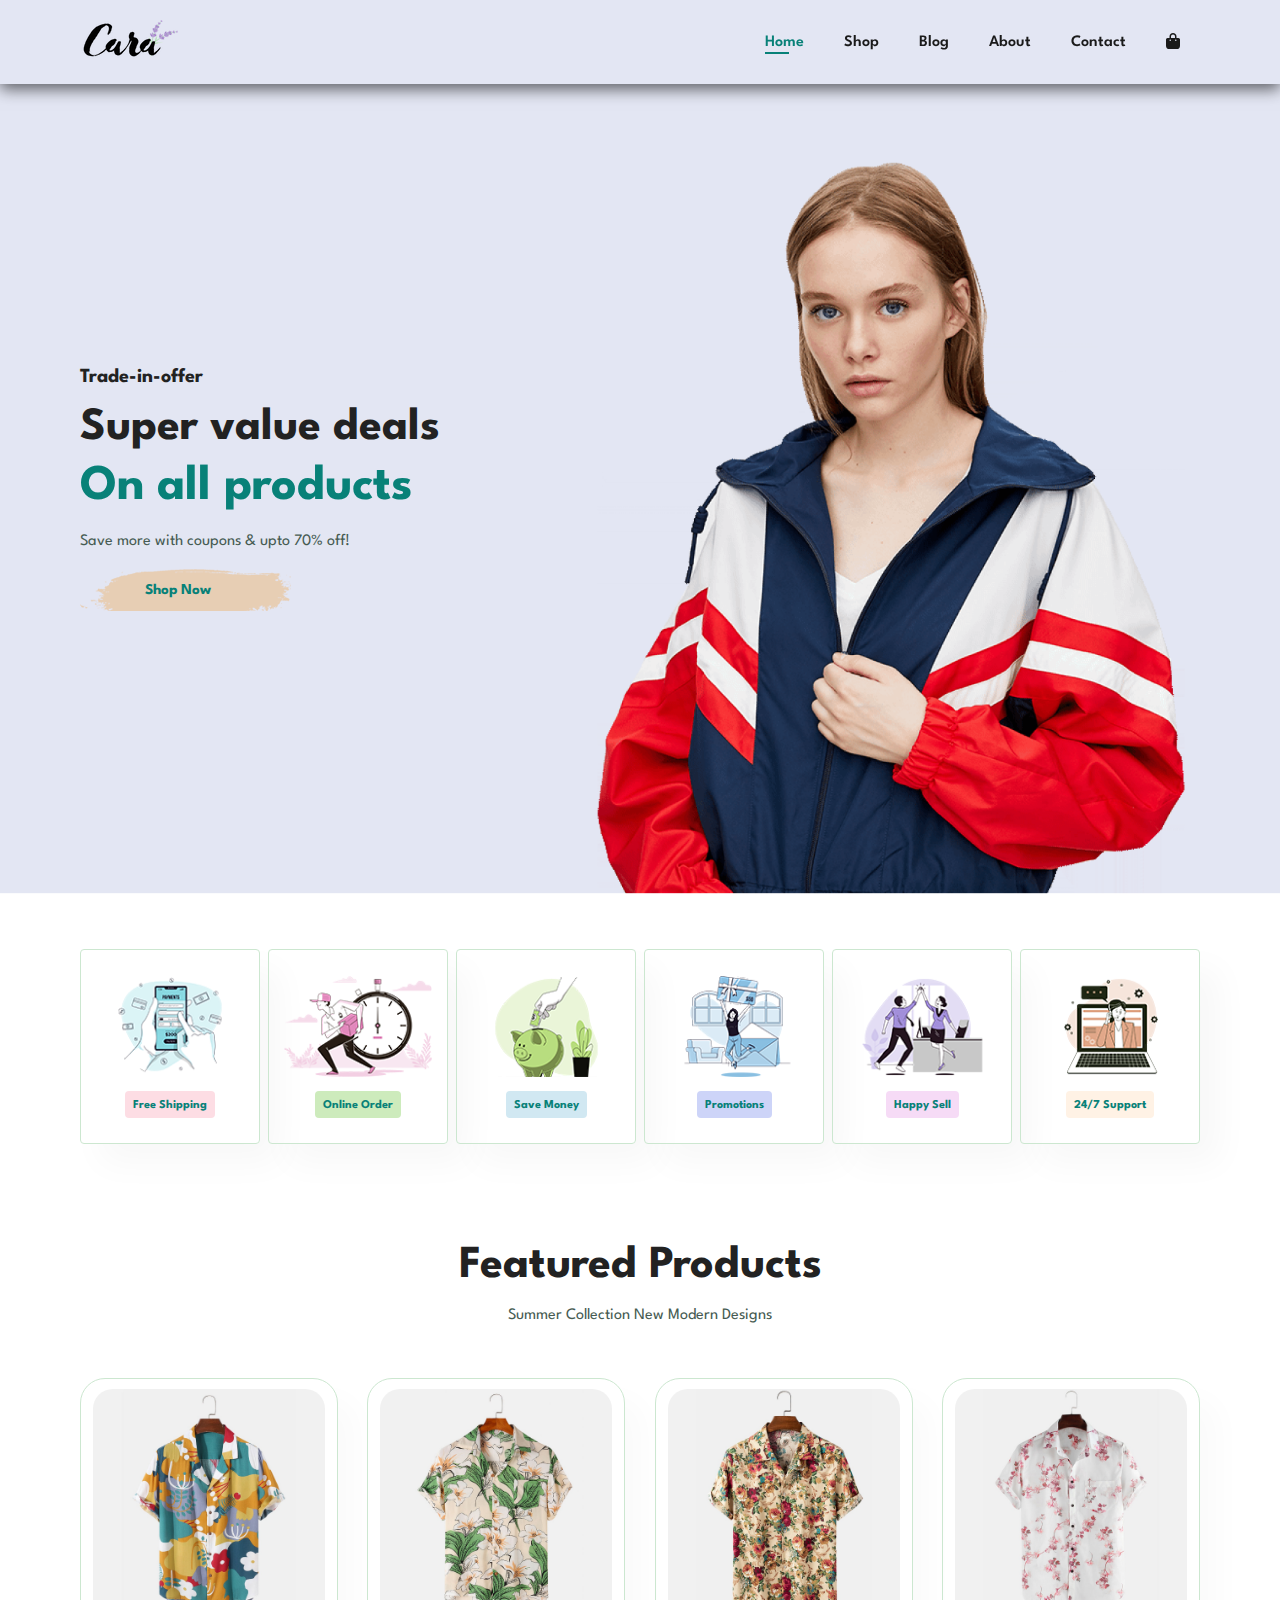
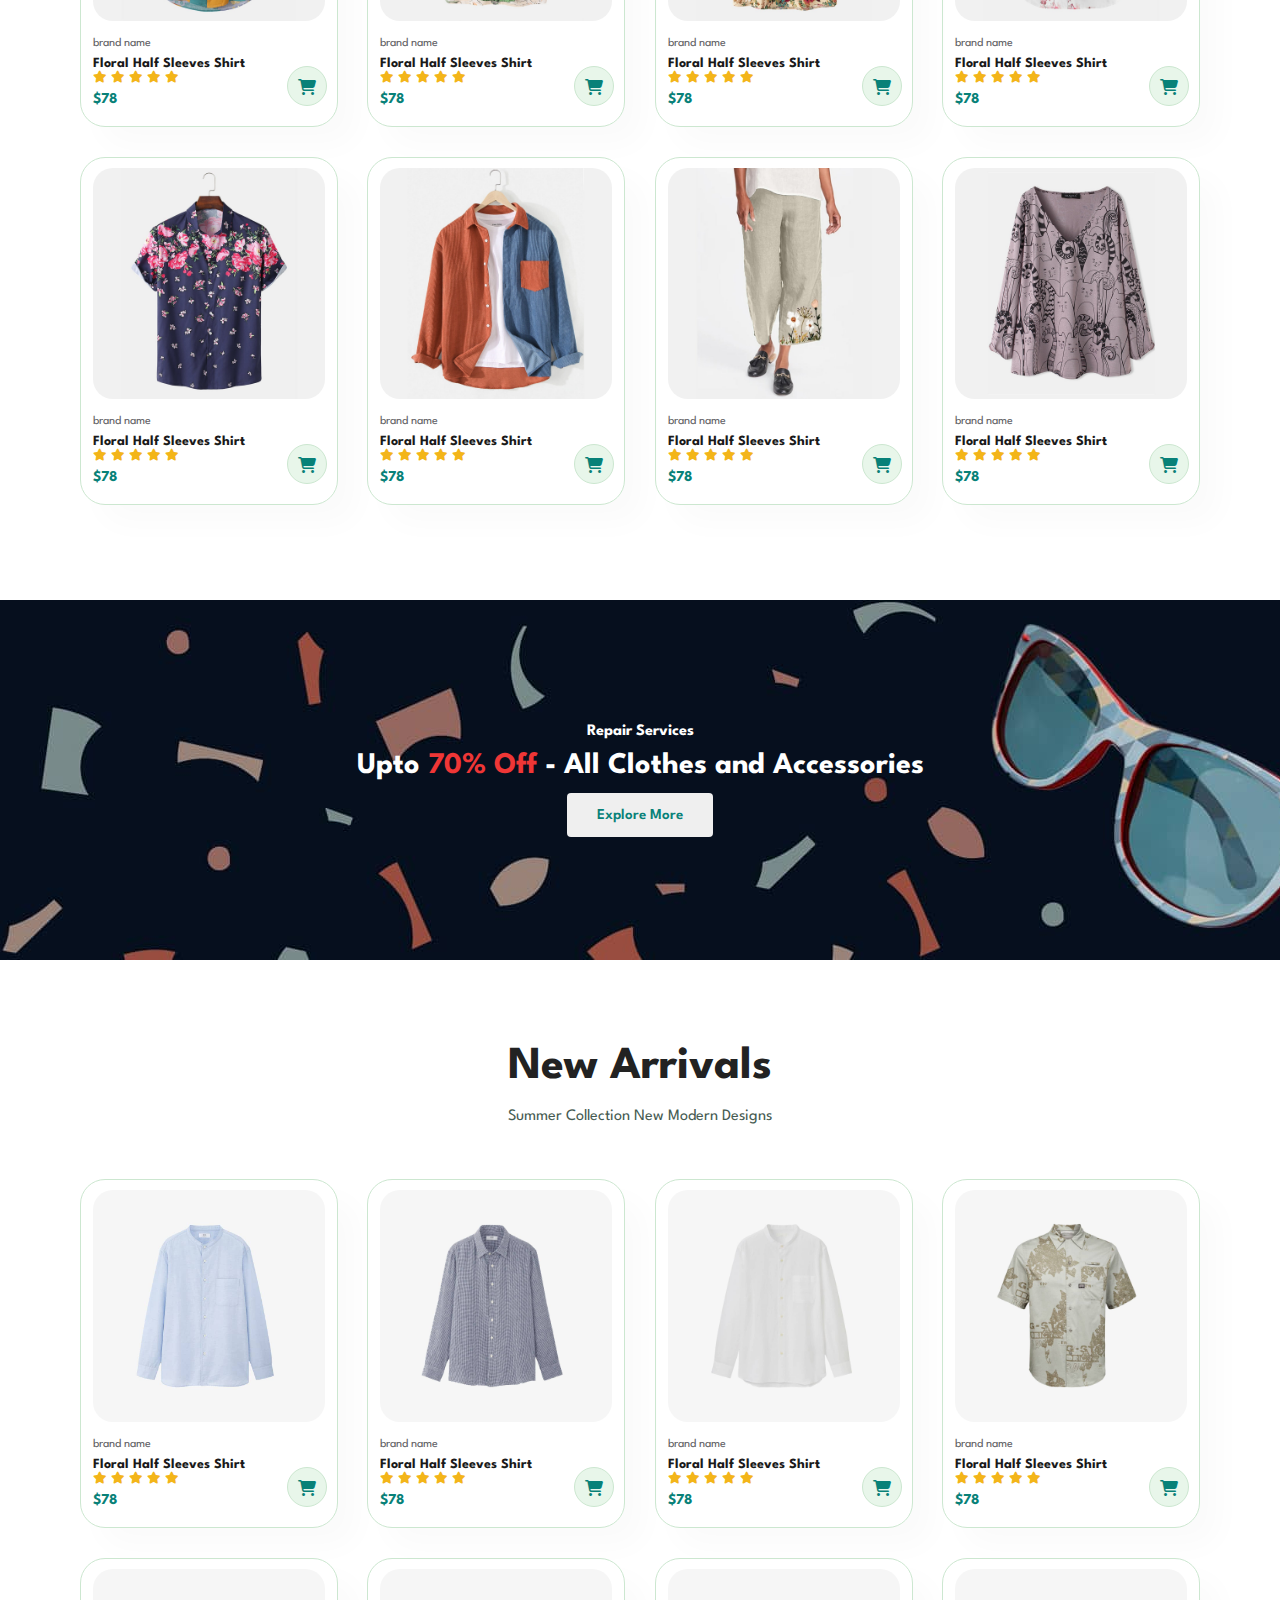
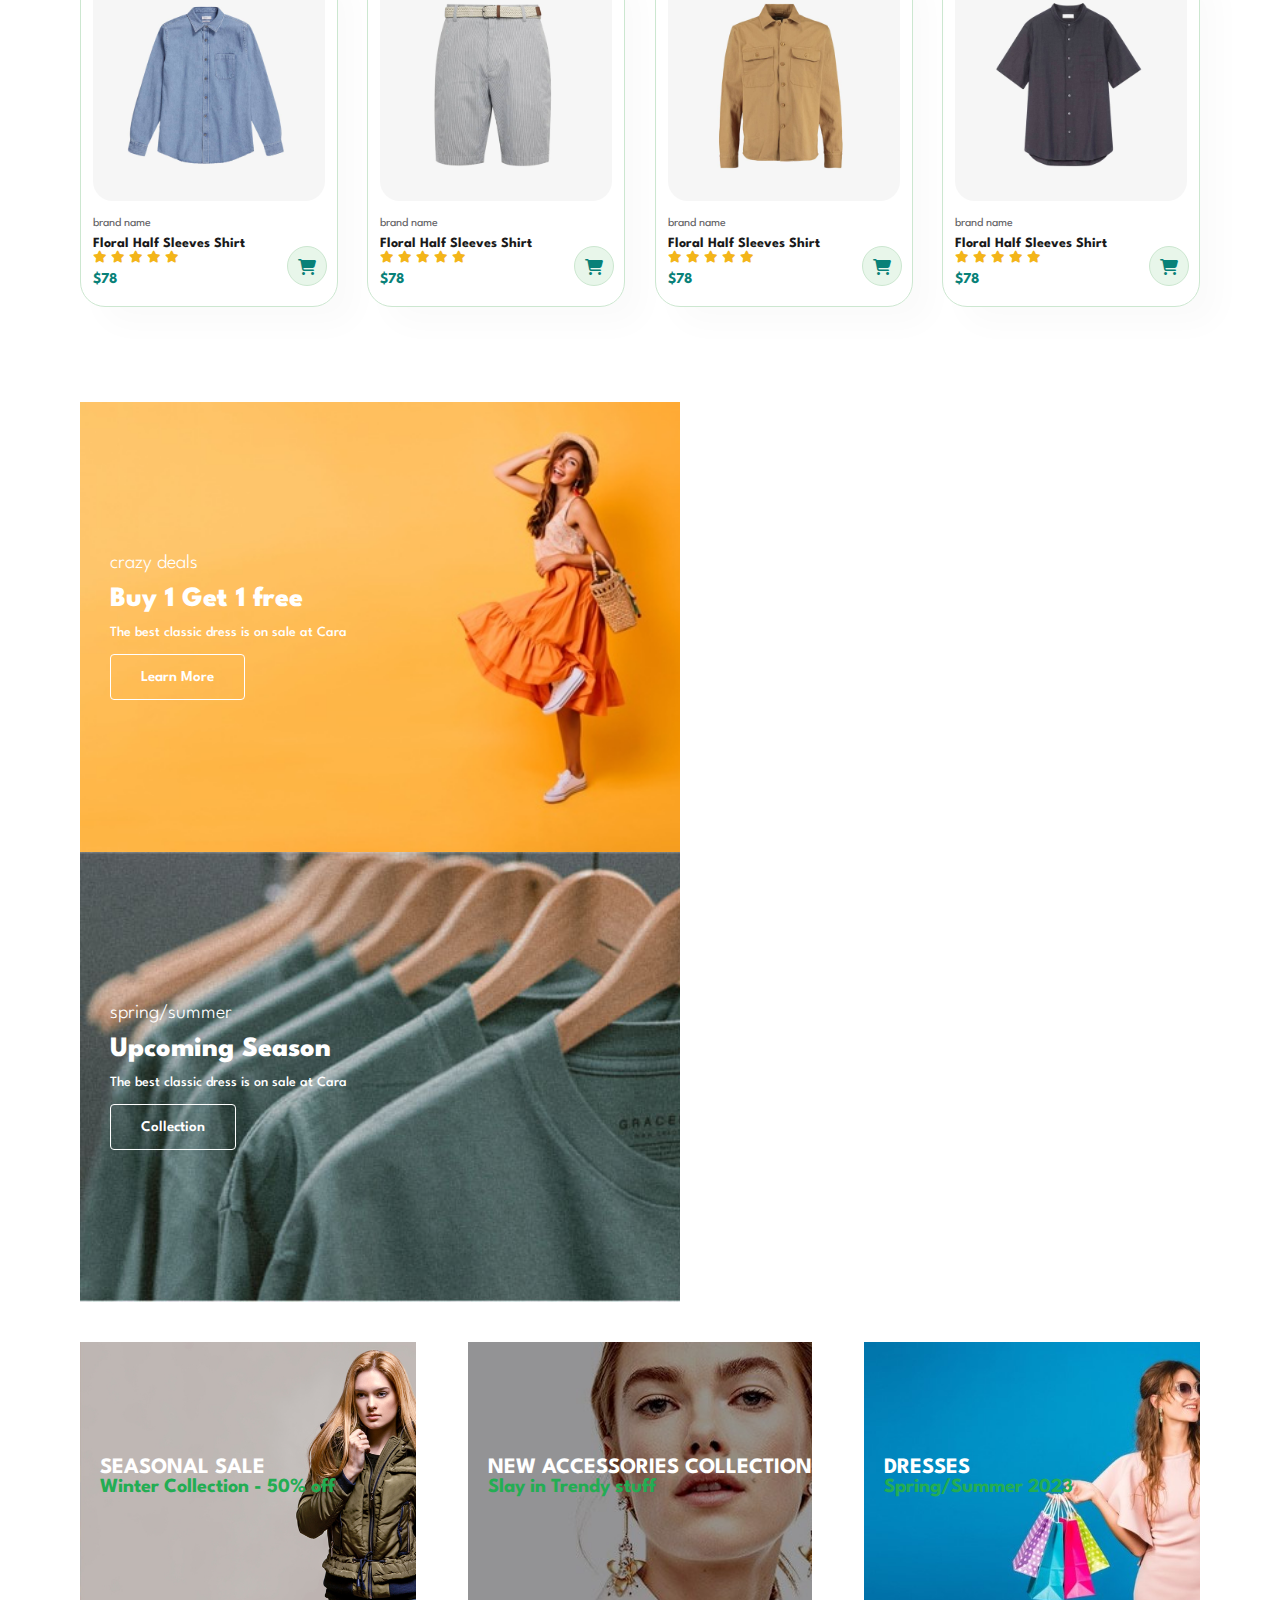
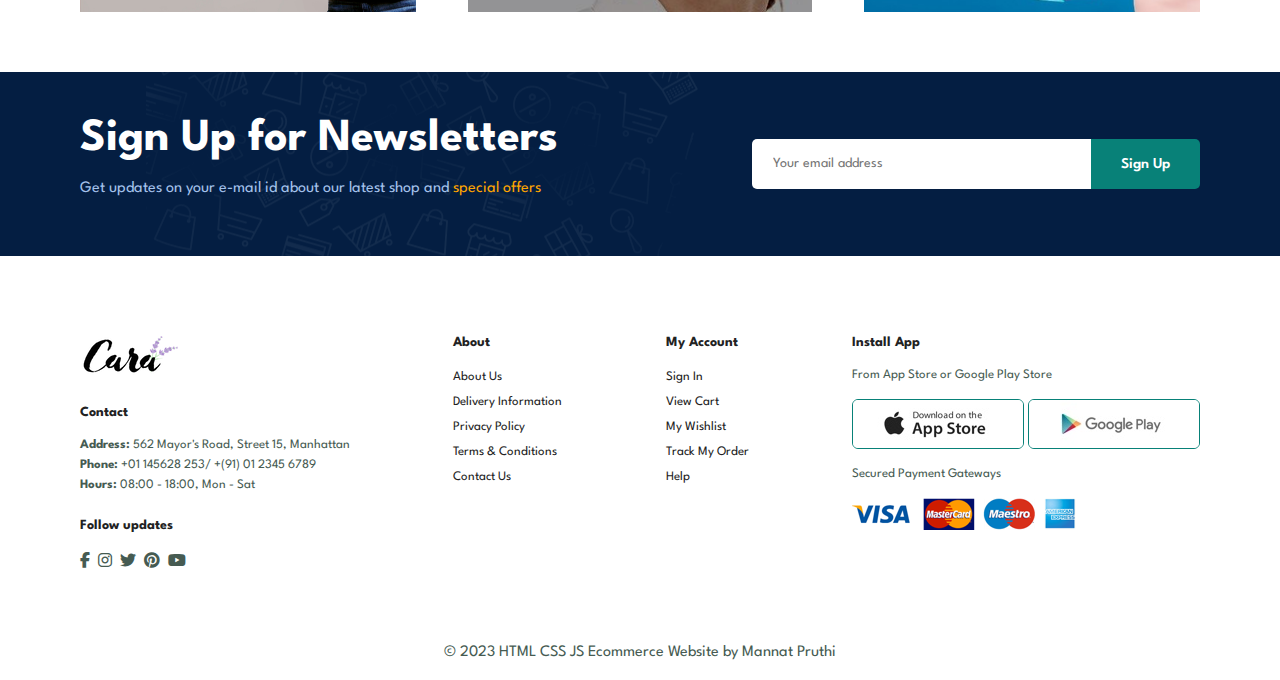
<file: ecommerse website/index.html>
<!DOCTYPE html>
<html lang="en">
<head>
    <meta charset="UTF-8">
    <meta name="viewport" content="width=device-width, initial-scale=1.0">
    <title>Ecommerce Website</title>
    <link rel="stylesheet" href="styles.css">
    <link rel="stylesheet" href="https://cdnjs.cloudflare.com/ajax/libs/font-awesome/6.4.0/css/all.min.css" referrerpolicy="no-referrer" />
</head>
<body>
    <section id="header">
        <a href="#"><img src="img/logo.png" class="logo"></a>
        <div>
            <ul  id="navbar">
                <li><a class="active" href="index.html">Home</a></li>
                <li><a href="shop.html">Shop</a></li>
                <li><a href="blog.html">Blog</a></li>
                <li><a href="about.html">About</a></li>
                <li><a href="contact.html">Contact</a></li>
                <li id="lg-bag"><a href="cart.html"><i class="fa-solid fa-bag-shopping"></i></a></li>
                <a href="#" id="close"><i class="fa-solid fa-xmark"></i></a>
                
            </ul>
            <div class="mobile">
                
                <a href="cart.html"><i class="fa-solid fa-bag-shopping"></i></a>
                <i id="bar" class="fas fa-outdent"></i>
            </div>
        </div>

    </section>

    <section class="hero">
        <h4>Trade-in-offer</h4>
        <h2>Super value deals</h2>
        <h1>On all products</h1>
        <p>Save more with coupons & upto 70% off!</p>
        <button>Shop Now</button>
    </section>

    <section class="features section-p1">
        <div class="feature-box1">
            <img src="img/features/f1.png" alt="">
            <h6>Free Shipping</h6>
        </div>
        <div class="feature-box1">
            <img src="img/features/f2.png" alt="">
            <h6>Online Order</h6>
        </div>
        <div class="feature-box1">
            <img src="img/features/f3.png" alt="">
            <h6>Save Money</h6>
        </div>
        <div class="feature-box1">
            <img src="img/features/f4.png" alt="">
            <h6>Promotions</h6>
        </div>
        <div class="feature-box1">
            <img src="img/features/f5.png" alt="">
            <h6>Happy Sell</h6>
        </div>
        <div class="feature-box1">
            <img src="img/features/f6.png" alt="">
            <h6>24/7 Support</h6>
        </div>
    </section>

    <section class="product-1 section-p1">
        <h2>Featured Products</h2>
        <p>Summer Collection New Modern Designs</p>
        <div class="product-container">
            <div class="product">
                <img src="img/products/f1.jpg" alt="">
                <div class="desc">
                    <span>brand name</span>
                    <h5>Floral Half Sleeves Shirt</h5>
                    <div class="star">
                        <i class="fas fa-star"></i>
                        <i class="fas fa-star"></i>
                        <i class="fas fa-star"></i>
                        <i class="fas fa-star"></i>
                        <i class="fas fa-star"></i>
                    </div>
                    <h4>$78</h4>
                </div>
                <a href="#"><i class="fa-solid fa-cart-shopping cart"></i></a>
            </div>


            <div class="product">
                <img src="img/products/f2.jpg" alt="">
                <div class="desc">
                    <span>brand name</span>
                    <h5>Floral Half Sleeves Shirt</h5>
                    <div class="star">
                        <i class="fas fa-star"></i>
                        <i class="fas fa-star"></i>
                        <i class="fas fa-star"></i>
                        <i class="fas fa-star"></i>
                        <i class="fas fa-star"></i>
                    </div>
                    <h4>$78</h4>
                </div>
                <a href="#"><i class="fa-solid fa-cart-shopping cart"></i></a>
            </div>


            <div class="product">
                <img src="img/products/f3.jpg" alt="">
                <div class="desc">
                    <span>brand name</span>
                    <h5>Floral Half Sleeves Shirt</h5>
                    <div class="star">
                        <i class="fas fa-star"></i>
                        <i class="fas fa-star"></i>
                        <i class="fas fa-star"></i>
                        <i class="fas fa-star"></i>
                        <i class="fas fa-star"></i>
                    </div>
                    <h4>$78</h4>
                </div>
                <a href="#"><i class="fa-solid fa-cart-shopping cart"></i></a>
            </div>

            <div class="product">
                <img src="img/products/f4.jpg" alt="">
                <div class="desc">
                    <span>brand name</span>
                    <h5>Floral Half Sleeves Shirt</h5>
                    <div class="star">
                        <i class="fas fa-star"></i>
                        <i class="fas fa-star"></i>
                        <i class="fas fa-star"></i>
                        <i class="fas fa-star"></i>
                        <i class="fas fa-star"></i>
                    </div>
                    <h4>$78</h4>
                </div>
                <a href="#"><i class="fa-solid fa-cart-shopping cart"></i></a>
            </div>

            <div class="product">
                <img src="img/products/f5.jpg" alt="">
                <div class="desc">
                    <span>brand name</span>
                    <h5>Floral Half Sleeves Shirt</h5>
                    <div class="star">
                        <i class="fas fa-star"></i>
                        <i class="fas fa-star"></i>
                        <i class="fas fa-star"></i>
                        <i class="fas fa-star"></i>
                        <i class="fas fa-star"></i>
                    </div>
                    <h4>$78</h4>
                </div>
                <a href="#"><i class="fa-solid fa-cart-shopping cart"></i></a>
            </div>

            <div class="product">
                <img src="img/products/f6.jpg" alt="">
                <div class="desc">
                    <span>brand name</span>
                    <h5>Floral Half Sleeves Shirt</h5>
                    <div class="star">
                        <i class="fas fa-star"></i>
                        <i class="fas fa-star"></i>
                        <i class="fas fa-star"></i>
                        <i class="fas fa-star"></i>
                        <i class="fas fa-star"></i>
                    </div>
                    <h4>$78</h4>
                </div>
                <a href="#"><i class="fa-solid fa-cart-shopping cart"></i></a>
            </div>

            <div class="product">
                <img src="img/products/f7.jpg" alt="">
                <div class="desc">
                    <span>brand name</span>
                    <h5>Floral Half Sleeves Shirt</h5>
                    <div class="star">
                        <i class="fas fa-star"></i>
                        <i class="fas fa-star"></i>
                        <i class="fas fa-star"></i>
                        <i class="fas fa-star"></i>
                        <i class="fas fa-star"></i>
                    </div>
                    <h4>$78</h4>
                </div>
                <a href="#"><i class="fa-solid fa-cart-shopping cart"></i></a>
            </div>

            <div class="product">
                <img src="img/products/f8.jpg" alt="">
                <div class="desc">
                    <span>brand name</span>
                    <h5>Floral Half Sleeves Shirt</h5>
                    <div class="star">
                        <i class="fas fa-star"></i>
                        <i class="fas fa-star"></i>
                        <i class="fas fa-star"></i>
                        <i class="fas fa-star"></i>
                        <i class="fas fa-star"></i>
                    </div>
                    <h4>$78</h4>
                </div>
                <a href="#"><i class="fa-solid fa-cart-shopping cart"></i></a>
            </div>
        </div>
    </section>

    <section class="banner section-m1">
        <div class="bnr">
        <h4>Repair Services</h4>
        <h2>Upto <span>70% Off</span> - All Clothes and Accessories</h2>
        <button>Explore More</button>
    </div>
    </section>

    <section class="product-1 section-p1">
        <h2>New Arrivals</h2>
        <p>Summer Collection New Modern Designs</p>
        <div class="product-container">
            <div class="product">
                <img src="img/products/n1.jpg" alt="">
                <div class="desc">
                    <span>brand name</span>
                    <h5>Floral Half Sleeves Shirt</h5>
                    <div class="star">
                        <i class="fas fa-star"></i>
                        <i class="fas fa-star"></i>
                        <i class="fas fa-star"></i>
                        <i class="fas fa-star"></i>
                        <i class="fas fa-star"></i>
                    </div>
                    <h4>$78</h4>
                </div>
                <a href="#"><i class="fa-solid fa-cart-shopping cart"></i></a>
            </div>


            <div class="product">
                <img src="img/products/n2.jpg" alt="">
                <div class="desc">
                    <span>brand name</span>
                    <h5>Floral Half Sleeves Shirt</h5>
                    <div class="star">
                        <i class="fas fa-star"></i>
                        <i class="fas fa-star"></i>
                        <i class="fas fa-star"></i>
                        <i class="fas fa-star"></i>
                        <i class="fas fa-star"></i>
                    </div>
                    <h4>$78</h4>
                </div>
                <a href="#"><i class="fa-solid fa-cart-shopping cart"></i></a>
            </div>


            <div class="product">
                <img src="img/products/n3.jpg" alt="">
                <div class="desc">
                    <span>brand name</span>
                    <h5>Floral Half Sleeves Shirt</h5>
                    <div class="star">
                        <i class="fas fa-star"></i>
                        <i class="fas fa-star"></i>
                        <i class="fas fa-star"></i>
                        <i class="fas fa-star"></i>
                        <i class="fas fa-star"></i>
                    </div>
                    <h4>$78</h4>
                </div>
                <a href="#"><i class="fa-solid fa-cart-shopping cart"></i></a>
            </div>

            <div class="product">
                <img src="img/products/n4.jpg" alt="">
                <div class="desc">
                    <span>brand name</span>
                    <h5>Floral Half Sleeves Shirt</h5>
                    <div class="star">
                        <i class="fas fa-star"></i>
                        <i class="fas fa-star"></i>
                        <i class="fas fa-star"></i>
                        <i class="fas fa-star"></i>
                        <i class="fas fa-star"></i>
                    </div>
                    <h4>$78</h4>
                </div>
                <a href="#"><i class="fa-solid fa-cart-shopping cart"></i></a>
            </div>

            <div class="product">
                <img src="img/products/n5.jpg" alt="">
                <div class="desc">
                    <span>brand name</span>
                    <h5>Floral Half Sleeves Shirt</h5>
                    <div class="star">
                        <i class="fas fa-star"></i>
                        <i class="fas fa-star"></i>
                        <i class="fas fa-star"></i>
                        <i class="fas fa-star"></i>
                        <i class="fas fa-star"></i>
                    </div>
                    <h4>$78</h4>
                </div>
                <a href="#"><i class="fa-solid fa-cart-shopping cart"></i></a>
            </div>

            <div class="product">
                <img src="img/products/n6.jpg" alt="">
                <div class="desc">
                    <span>brand name</span>
                    <h5>Floral Half Sleeves Shirt</h5>
                    <div class="star">
                        <i class="fas fa-star"></i>
                        <i class="fas fa-star"></i>
                        <i class="fas fa-star"></i>
                        <i class="fas fa-star"></i>
                        <i class="fas fa-star"></i>
                    </div>
                    <h4>$78</h4>
                </div>
                <a href="#"><i class="fa-solid fa-cart-shopping cart"></i></a>
            </div>

            <div class="product">
                <img src="img/products/n7.jpg" alt="">
                <div class="desc">
                    <span>brand name</span>
                    <h5>Floral Half Sleeves Shirt</h5>
                    <div class="star">
                        <i class="fas fa-star"></i>
                        <i class="fas fa-star"></i>
                        <i class="fas fa-star"></i>
                        <i class="fas fa-star"></i>
                        <i class="fas fa-star"></i>
                    </div>
                    <h4>$78</h4>
                </div>
                <a href="#"><i class="fa-solid fa-cart-shopping cart"></i></a>
            </div>

            <div class="product">
                <img src="img/products/n8.jpg" alt="">
                <div class="desc">
                    <span>brand name</span>
                    <h5>Floral Half Sleeves Shirt</h5>
                    <div class="star">
                        <i class="fas fa-star"></i>
                        <i class="fas fa-star"></i>
                        <i class="fas fa-star"></i>
                        <i class="fas fa-star"></i>
                        <i class="fas fa-star"></i>
                    </div>
                    <h4>$78</h4>
                </div>
                <a href="#"><i class="fa-solid fa-cart-shopping cart"></i></a>
            </div>
        </div>
    </section>

    <section class="banner2 section-p1">
        <div class="bnr2">
            <h4>crazy deals</h4>
            <h2>Buy 1 Get 1 free</h2>
            <span>The best classic dress is on sale at Cara</span>
            <button>Learn More</button>
        </div>

        <div class="bnr2 bnr3">
            <h4>spring/summer</h4>
            <h2>Upcoming Season</h2>
            <span>The best classic dress is on sale at Cara</span>
            <button>Collection</button>
        </div>
    </section>


    <section class="banner3">
        <div class="bnr4">
            <h3>SEASONAL SALE</h3>
            <h4>Winter Collection - 50% off</h4>
        </div>
        <div class="bnr4 bnr5">
            <h3>NEW ACCESSORIES COLLECTION</h3>
            <h4>Slay in Trendy stuff</h4>
        </div>
        <div class="bnr4 bnr6">
            <h3>DRESSES</h3>
            <h4>Spring/Summer 2023</h4>
        </div>
    </section>

    <section class="newsletter section-p1 section-m1">
        <div class="newslttr">
            <h2>Sign Up for Newsletters</h2>
            <p>Get updates on your e-mail id about our latest shop and <span>special offers</span></p>
        </div>  
            <div class="form">
                <input type="email" class="email" placeholder="Your email address" required>
                <button>Sign Up</button>
        </div>
    </section>

    <footer class="section-p1">
            <div class="col">
                <img class="logo" src="img/logo.png" class="logo">
                <h4>Contact</h4>
                <p><strong>Address: </strong>562 Mayor's Road, Street 15, Manhattan</p>
                <p><strong>Phone: </strong>+01 145628 253/ +(91) 01 2345 6789</p>
                <p><strong>Hours: </strong>08:00 - 18:00, Mon - Sat</p>
                
                <div class="follow">
                    <h4>Follow updates</h4>
                    <div class="icons">
                    <i class="fa-brands fa-facebook-f"></i>
                    <i class="fa-brands fa-instagram"></i>
                    <i class="fa-brands fa-twitter"></i>
                    <i class="fa-brands fa-pinterest"></i>
                    <i class="fa-brands fa-youtube"></i>
                </div>
            </div>
        </div> 
                <div class="col">
                    <h4>About</h4>
                    <ul>
                        <li><a href="">About Us</a></li>
                        <li><a href="">Delivery Information</a></li>
                        <li><a href="">Privacy Policy</a></li>
                        <li><a href="">Terms & Conditions</a></li>
                        <li><a href="">Contact Us</a></li>
                    </ul>
                </div>
                <div class="col">
                    <h4>My Account</h4>
                    <ul>
                        <li><a href="">Sign In</a></li>
                        <li><a href="">View Cart</a></li>
                        <li><a href="">My Wishlist</a></li>
                        <li><a href="">Track My Order</a></li>
                        <li><a href="">Help</a></li>
                    </ul>
                </div>
                <div class="col install">
                   <h4> Install App </h4>
                    <p>From App Store or Google Play Store</p>
                    <div class="row">
                        <img src="img/pay/app.jpg" alt="">
                        <img src="img/pay/play.jpg" alt="">
                    </div>
                    <p>Secured Payment Gateways</p>
                    <img src="img/pay/pay.png" alt="">
                </div>
            </footer>

<div class="copyright">
                 <p>© 2023 HTML CSS JS Ecommerce Website by Mannat Pruthi</p>
                </div>
    <script src="script.js"></script>
</body>
</html>
</file>
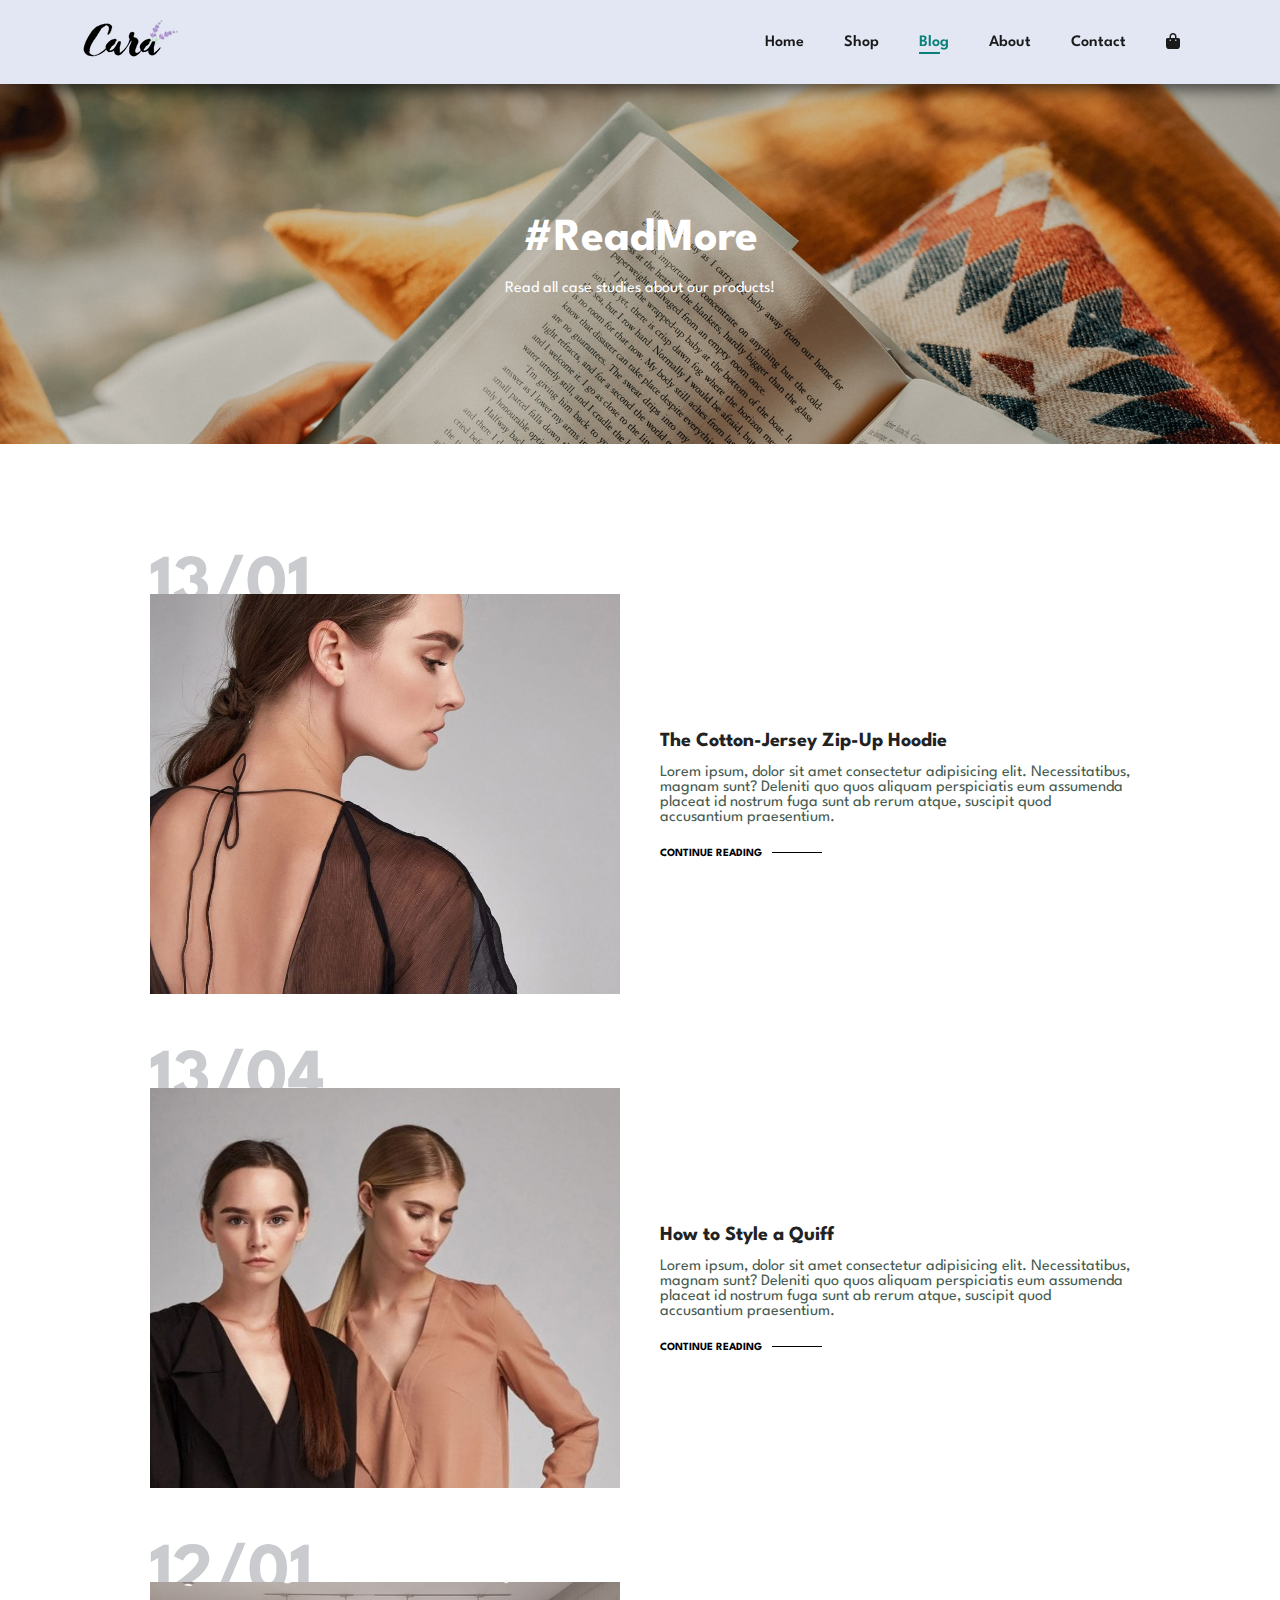
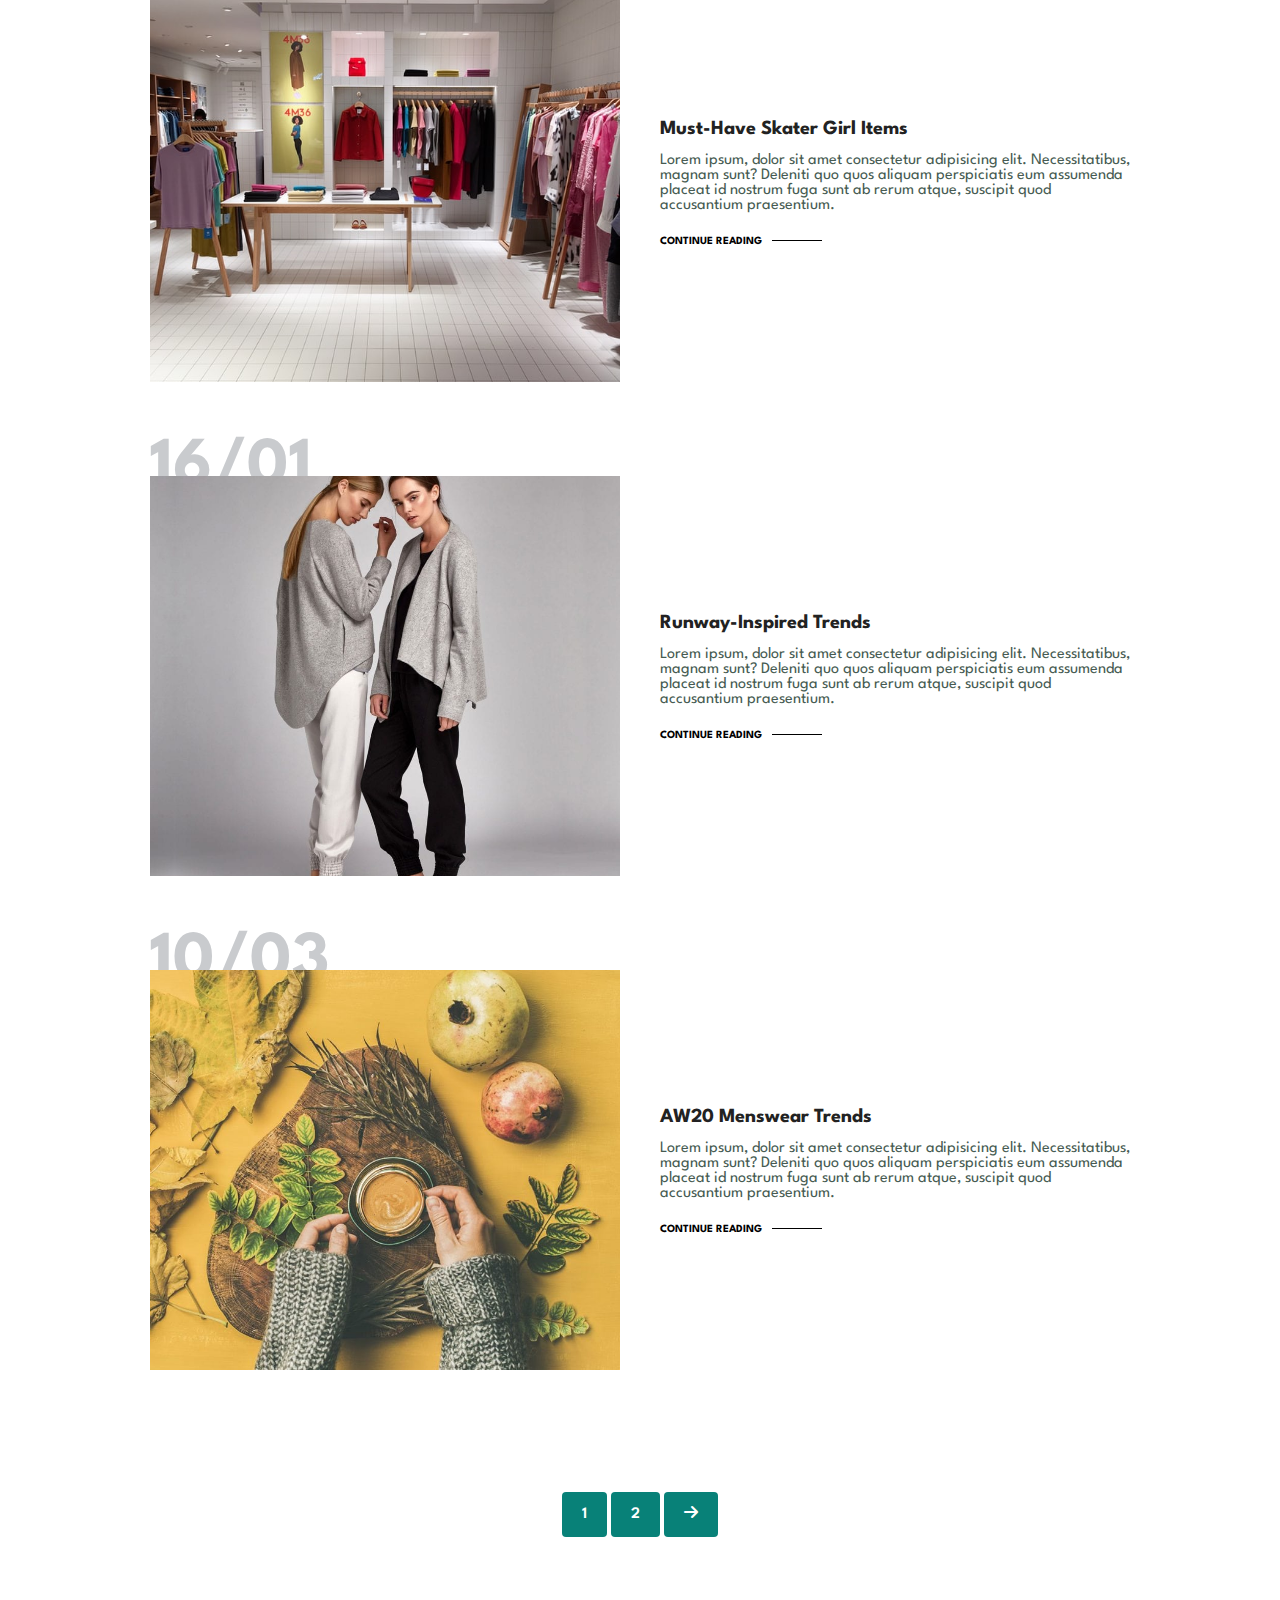
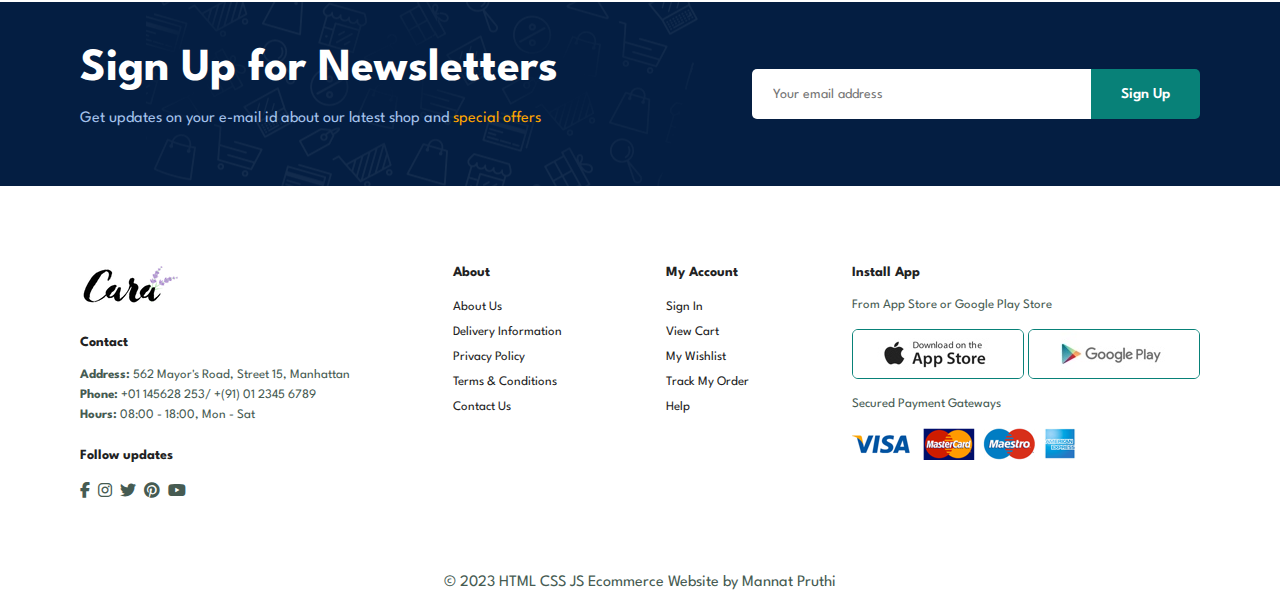
<file: ecommerse website/blog.html>
<!DOCTYPE html>
<html lang="en">
<head>
    <meta charset="UTF-8">
    <meta name="viewport" content="width=device-width, initial-scale=1.0">
    <title>Ecommerce Website</title>
    <link rel="stylesheet" href="styles.css">
    <link rel="stylesheet" href="https://cdnjs.cloudflare.com/ajax/libs/font-awesome/6.4.0/css/all.min.css" referrerpolicy="no-referrer" />
</head>
<body>
    <section id="header">
        <a href="#"><img src="img/logo.png" class="logo"></a>
        <div>
            <ul  id="navbar">
                <li><a href="index.html">Home</a></li>
                <li><a href="shop.html">Shop</a></li>
                <li><a class="active" href="blog.html">Blog</a></li>
                <li><a href="about.html">About</a></li>
                <li><a href="contact.html">Contact</a></li>
                <li id="lg-bag"><a href="cart.html"><i class="fa-solid fa-bag-shopping"></i></a></li>
                <a href="#" id="close"><i class="fa-solid fa-xmark"></i></a>
                
            </ul>
            <div class="mobile">
                
                <a href="cart.html"><i class="fa-solid fa-bag-shopping"></i></a>
                <i id="bar" class="fas fa-outdent"></i>
            </div>
        </div>

    </section>

    <section class="shop-header blog-header">
        <h2>#ReadMore</h2>
        <p>Read all case studies about our products!</p>
    </section>

    <section id="blog">
        <div class="blog-box">
            <div class="blog-img">
                <img src="img/blog/b1.jpg" alt="">
            </div>
            <div class="blog-details">
                <h4>The Cotton-Jersey Zip-Up Hoodie</h4>
                <p>Lorem ipsum, dolor sit amet consectetur adipisicing elit. 
                    Necessitatibus, magnam sunt? Deleniti quo quos aliquam
                     perspiciatis eum assumenda placeat id nostrum fuga sunt
                      ab rerum atque, suscipit quod accusantium praesentium.</p>
                      <a href="#">CONTINUE READING</a>
            </div>
            <h1>13/01</h1>
        </div>

        <div class="blog-box">
            <div class="blog-img">
                <img src="img/blog/b2.jpg" alt="">
            </div>
            <div class="blog-details">
                <h4>How to Style a Quiff</h4>
                <p>Lorem ipsum, dolor sit amet consectetur adipisicing elit. 
                    Necessitatibus, magnam sunt? Deleniti quo quos aliquam
                     perspiciatis eum assumenda placeat id nostrum fuga sunt
                      ab rerum atque, suscipit quod accusantium praesentium.</p>
                      <a href="#">CONTINUE READING</a>
            </div>
            <h1>13/04</h1>
        </div>

        <div class="blog-box">
            <div class="blog-img">
                <img src="img/blog/b3.jpg" alt="">
            </div>
            <div class="blog-details">
                <h4>Must-Have Skater Girl Items</h4>
                <p>Lorem ipsum, dolor sit amet consectetur adipisicing elit. 
                    Necessitatibus, magnam sunt? Deleniti quo quos aliquam
                     perspiciatis eum assumenda placeat id nostrum fuga sunt
                      ab rerum atque, suscipit quod accusantium praesentium.</p>
                      <a href="#">CONTINUE READING</a>
            </div>
            <h1>12/01</h1>
        </div>

        <div class="blog-box">
            <div class="blog-img">
                <img src="img/blog/b4.jpg" alt="">
            </div>
            <div class="blog-details">
                <h4>Runway-Inspired Trends</h4>
                <p>Lorem ipsum, dolor sit amet consectetur adipisicing elit. 
                    Necessitatibus, magnam sunt? Deleniti quo quos aliquam
                     perspiciatis eum assumenda placeat id nostrum fuga sunt
                      ab rerum atque, suscipit quod accusantium praesentium.</p>
                      <a href="#">CONTINUE READING</a>
            </div>
            <h1>16/01</h1>
        </div>

        <div class="blog-box">
            <div class="blog-img">
                <img src="img/blog/b6.jpg" alt="">
            </div>
            <div class="blog-details">
                <h4>AW20 Menswear Trends</h4>
                <p>Lorem ipsum, dolor sit amet consectetur adipisicing elit. 
                    Necessitatibus, magnam sunt? Deleniti quo quos aliquam
                     perspiciatis eum assumenda placeat id nostrum fuga sunt
                      ab rerum atque, suscipit quod accusantium praesentium.</p>
                      <a href="#">CONTINUE READING</a>
            </div>
            <h1>10/03</h1>
        </div>
    </section>

    <section class="pages section-p1">
        <a href="#">1</a>
        <a href="#">2</a>
        <a href="#"><i class="fa-solid fa-arrow-right"></i></a>
    </section>

    <section class="newsletter section-p1 section-m1">
        <div class="newslttr">
            <h2>Sign Up for Newsletters</h2>
            <p>Get updates on your e-mail id about our latest shop and <span>special offers</span></p>
        </div>  
            <div class="form">
                <input type="email" class="email" placeholder="Your email address" required>
                <button>Sign Up</button>
        </div>
    </section>

    <footer class="section-p1">
            <div class="col">
                <img class="logo" src="img/logo.png" class="logo">
                <h4>Contact</h4>
                <p><strong>Address: </strong>562 Mayor's Road, Street 15, Manhattan</p>
                <p><strong>Phone: </strong>+01 145628 253/ +(91) 01 2345 6789</p>
                <p><strong>Hours: </strong>08:00 - 18:00, Mon - Sat</p>
                
                <div class="follow">
                    <h4>Follow updates</h4>
                    <div class="icons">
                    <i class="fa-brands fa-facebook-f"></i>
                    <i class="fa-brands fa-instagram"></i>
                    <i class="fa-brands fa-twitter"></i>
                    <i class="fa-brands fa-pinterest"></i>
                    <i class="fa-brands fa-youtube"></i>
                </div>
            </div>
        </div> 
                <div class="col">
                    <h4>About</h4>
                    <ul>
                        <li><a href="">About Us</a></li>
                        <li><a href="">Delivery Information</a></li>
                        <li><a href="">Privacy Policy</a></li>
                        <li><a href="">Terms & Conditions</a></li>
                        <li><a href="">Contact Us</a></li>
                    </ul>
                </div>
                <div class="col">
                    <h4>My Account</h4>
                    <ul>
                        <li><a href="">Sign In</a></li>
                        <li><a href="">View Cart</a></li>
                        <li><a href="">My Wishlist</a></li>
                        <li><a href="">Track My Order</a></li>
                        <li><a href="">Help</a></li>
                    </ul>
                </div>
                <div class="col install">
                   <h4> Install App </h4>
                    <p>From App Store or Google Play Store</p>
                    <div class="row">
                        <img src="img/pay/app.jpg" alt="">
                        <img src="img/pay/play.jpg" alt="">
                    </div>
                    <p>Secured Payment Gateways</p>
                    <img src="img/pay/pay.png" alt="">
                </div>
            </footer>

<div class="copyright">
                 <p>© 2023 HTML CSS JS Ecommerce Website by Mannat Pruthi</p>
                </div>
    <script src="script.js"></script>
</body>
</html>
</file>
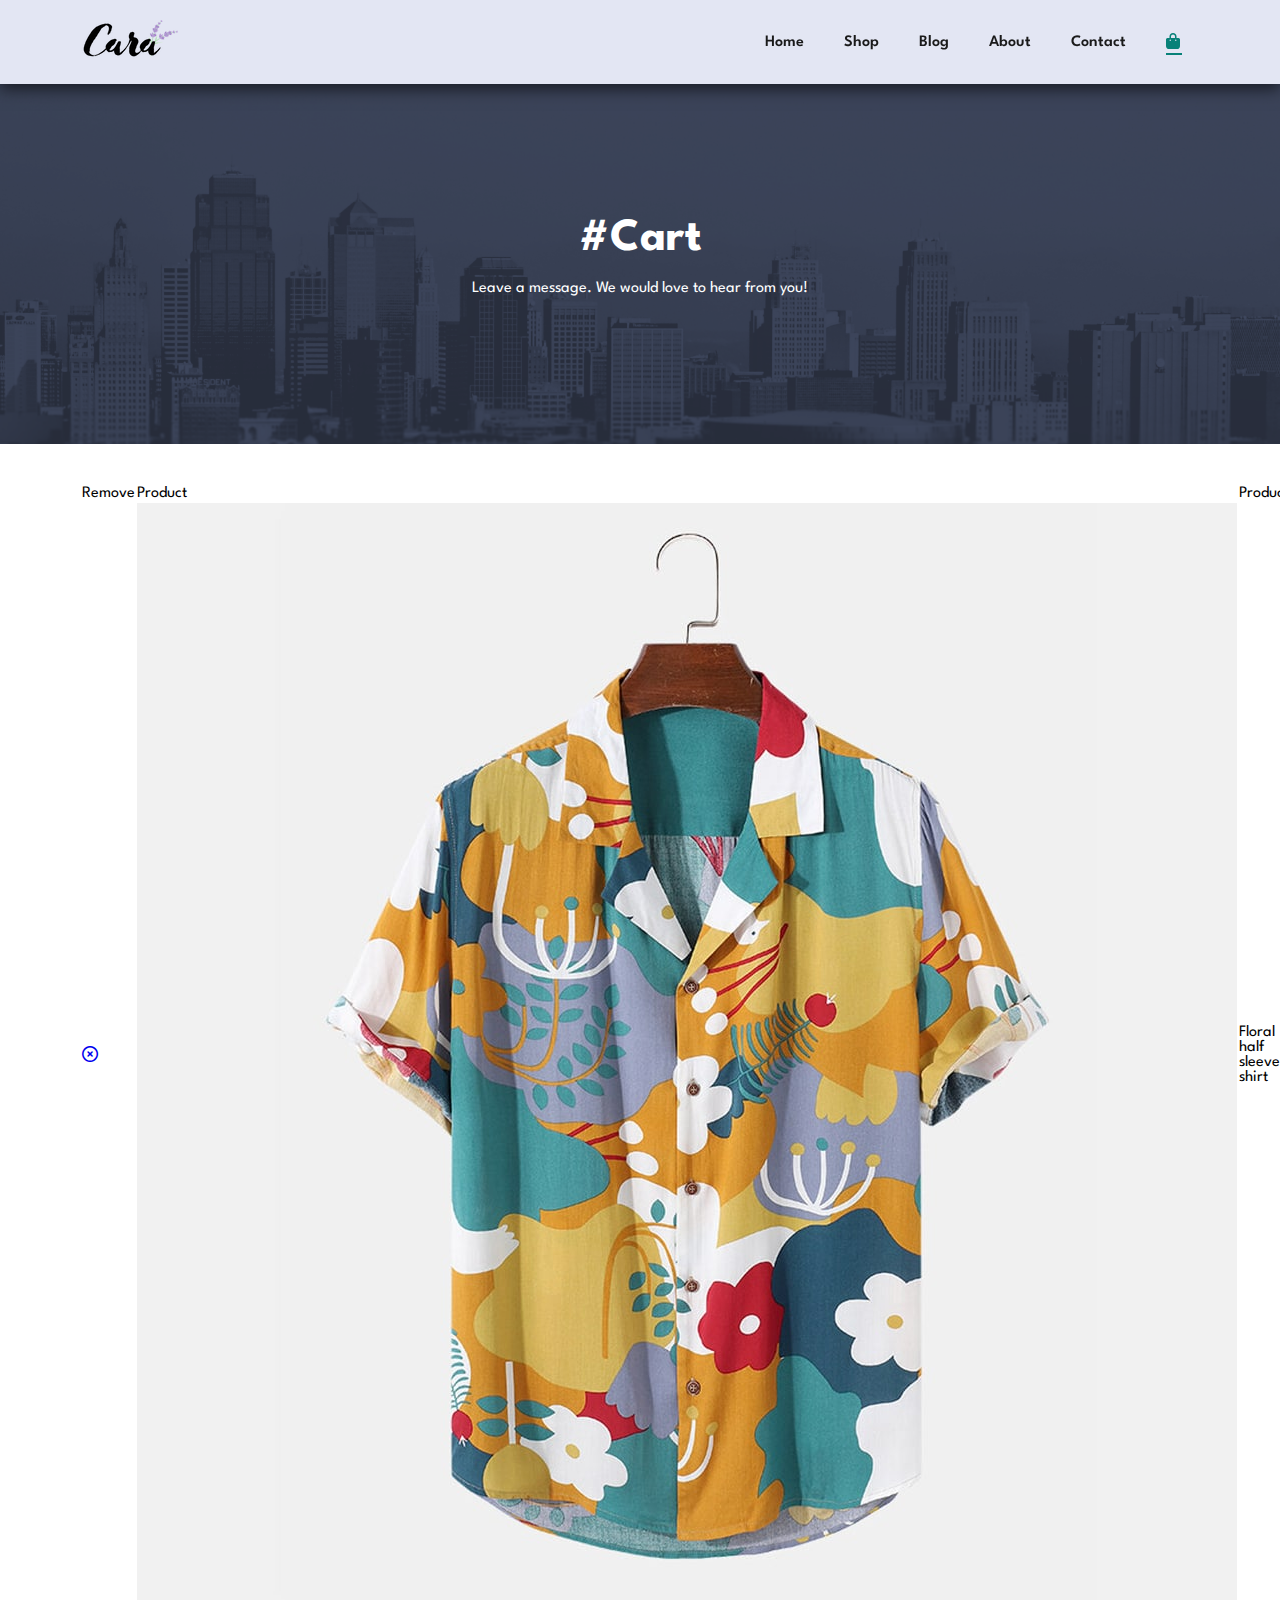
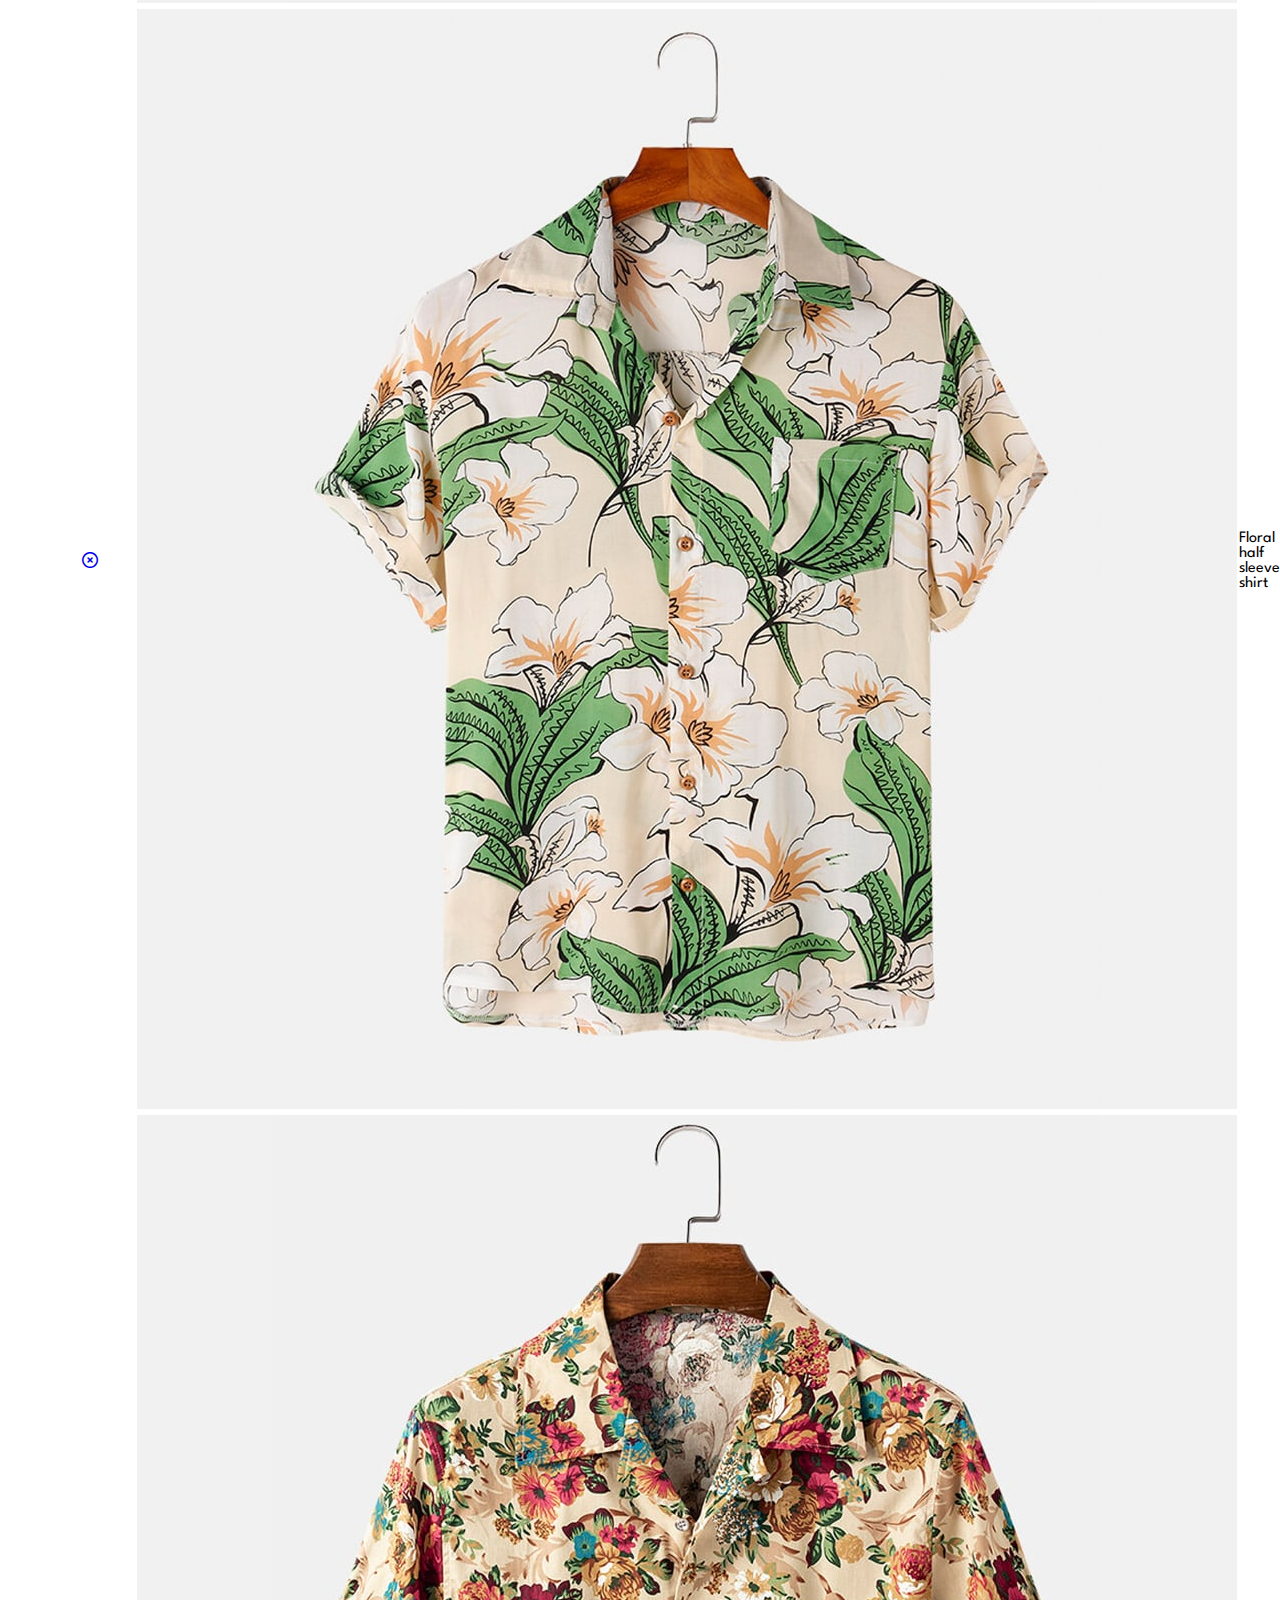
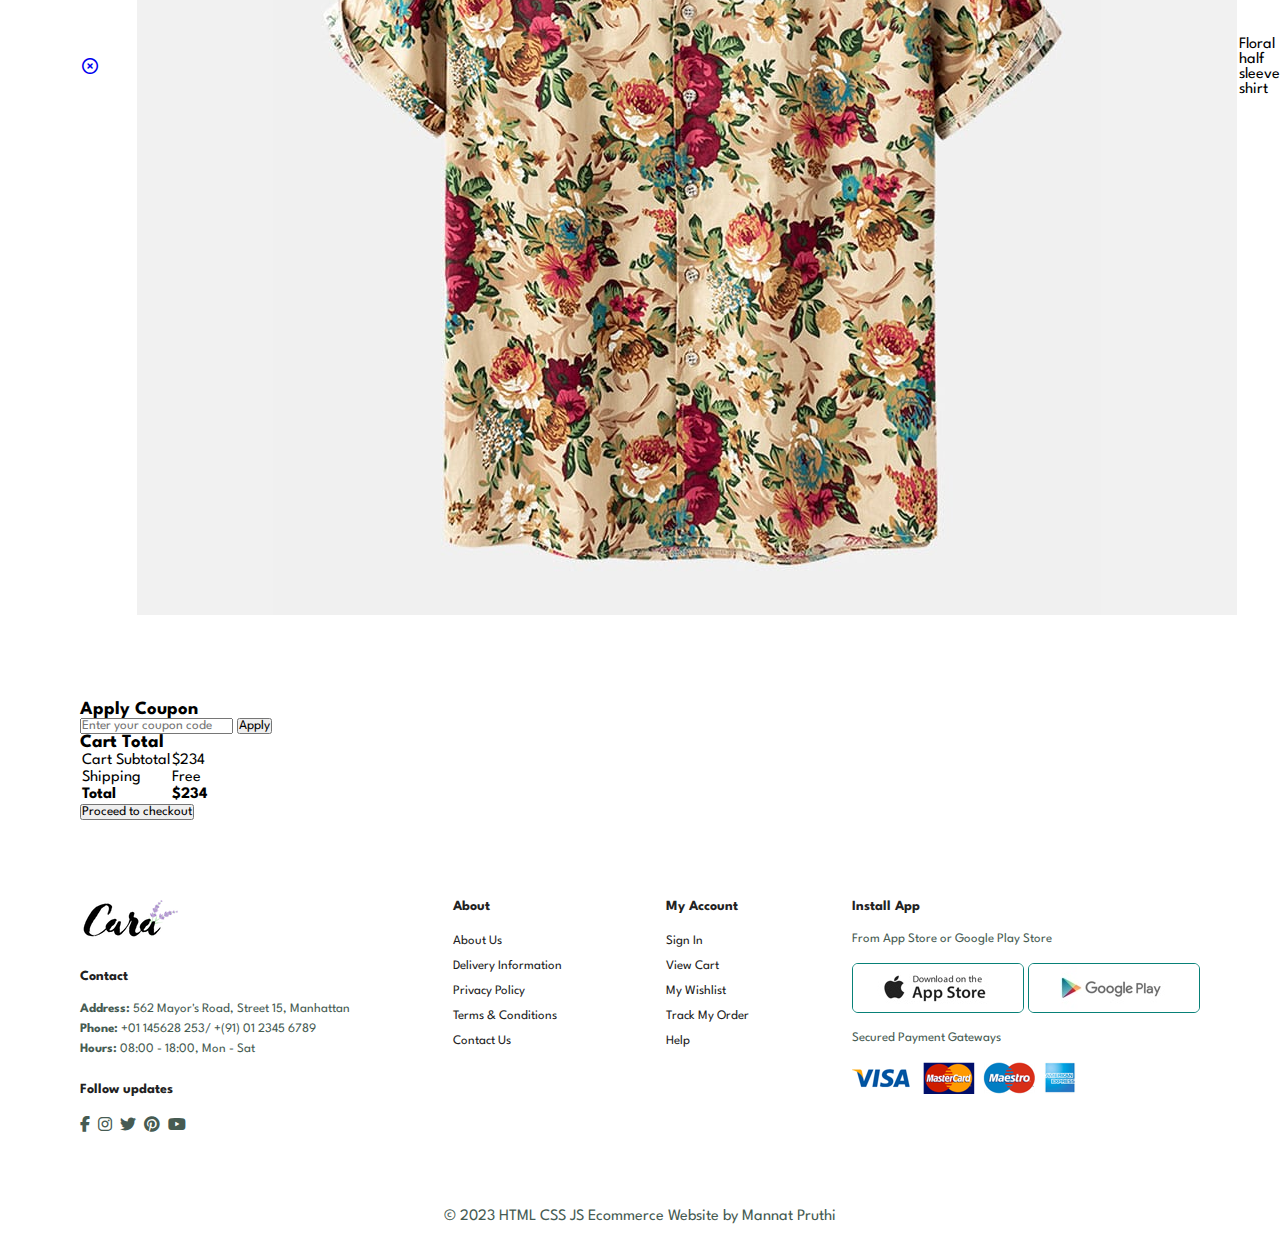
<file: ecommerse website/cart.html>
<!DOCTYPE html>
<html lang="en">
<head>
    <meta charset="UTF-8">
    <meta name="viewport" content="width=device-width, initial-scale=1.0">
    <title>Ecommerce Website</title>
    <link rel="stylesheet" href="styles.css">
    <link rel="stylesheet" href="https://cdnjs.cloudflare.com/ajax/libs/font-awesome/6.4.0/css/all.min.css" referrerpolicy="no-referrer" />
</head>
<body>
    <section id="header">
        <a href="#"><img src="img/logo.png" class="logo"></a>
        <div>
            <ul  id="navbar">
                <li><a  href="index.html">Home</a></li>
                <li><a href="shop.html">Shop</a></li>
                <li><a href="blog.html">Blog</a></li>
                <li><a  href="about.html">About</a></li>
                <li><a href="contact.html">Contact</a></li>
                <li id="lg-bag"><a class="active" href="cart.html"><i class="fa-solid fa-bag-shopping"></i></a></li>
                <a href="#" id="close"><i class="fa-solid fa-xmark"></i></a>
                
            </ul>
            <div class="mobile">
                
                <a href="cart.html"><i class="fa-solid fa-bag-shopping"></i></a>
                <i id="bar" class="fas fa-outdent"></i>
            </div>
        </div>

    </section>

    <section class="shop-header about-header">
        <h2>#Cart</h2>
        <p>Leave a message. We would love to hear from you!</p>
    </section>

<section id="cart" class="section-p1">
    <table width="100%">
        <thead>
            <tr>
                <td>Remove</td>
                <td>Product</td>
                <td>Product</td>
                <td>Price</td>
                <td>Quantity</td>
                <td>Subtotal</td>
            </tr>
        </thead>
        <tbody>
            <tr>
                <td><a href="#"><i class="far fa-times-circle"></i></a></td>
                <td><img src="img/products/f1.jpg" alt=""></td>
                <td>Floral half sleeves shirt</td>
                <td>$78</td>
                <td><input type="number" value="1"></td>
                <td>$78</td>
            </tr>
            <tr>
                <td><a href="#"><i class="far fa-times-circle"></i></a></td>
                <td><img src="img/products/f2.jpg" alt=""></td>
                <td>Floral half sleeves shirt</td>
                <td>$78</td>
                <td><input type="number" value="1"></td>
                <td>$78</td>
            </tr>
            <tr>
                <td><a href="#"><i class="far fa-times-circle"></i></a></td>
                <td><img src="img/products/f3.jpg" alt=""></td>
                <td>Floral half sleeves shirt</td>
                <td>$78</td>
                <td><input type="number" value="1"></td>
                <td>$78</td>
            </tr>
        </tbody>
    </table>
</section>

<section id="cart-add" class="section-p1">
    <div id="coupon">
        <h3>Apply Coupon</h3>
        <div>
            <input type="text" placeholder="Enter your coupon code">
            <button>Apply</button>
        </div>
    </div>
    <div id="subtotal">
        <h3>Cart Total</h3>
        <table>
            <tr>
                <td>Cart Subtotal</td>
                <td>$234</td>
            </tr>
            <tr>
                <td>Shipping</td>
                <td>Free</td>
            </tr>
            <tr>
                <td><strong>Total</strong></td>
                <td><strong>$234</strong></td>
            </tr>
        </table>
        <button>Proceed to checkout</button>
    </div>
</section>

    <footer class="section-p1">
            <div class="col">
                <img class="logo" src="img/logo.png" class="logo">
                <h4>Contact</h4>
                <p><strong>Address: </strong>562 Mayor's Road, Street 15, Manhattan</p>
                <p><strong>Phone: </strong>+01 145628 253/ +(91) 01 2345 6789</p>
                <p><strong>Hours: </strong>08:00 - 18:00, Mon - Sat</p>
                
                <div class="follow">
                    <h4>Follow updates</h4>
                    <div class="icons">
                    <i class="fa-brands fa-facebook-f"></i>
                    <i class="fa-brands fa-instagram"></i>
                    <i class="fa-brands fa-twitter"></i>
                    <i class="fa-brands fa-pinterest"></i>
                    <i class="fa-brands fa-youtube"></i>
                </div>
            </div>
        </div> 
                <div class="col">
                    <h4>About</h4>
                    <ul>
                        <li><a href="">About Us</a></li>
                        <li><a href="">Delivery Information</a></li>
                        <li><a href="">Privacy Policy</a></li>
                        <li><a href="">Terms & Conditions</a></li>
                        <li><a href="">Contact Us</a></li>
                    </ul>
                </div>
                <div class="col">
                    <h4>My Account</h4>
                    <ul>
                        <li><a href="">Sign In</a></li>
                        <li><a href="">View Cart</a></li>
                        <li><a href="">My Wishlist</a></li>
                        <li><a href="">Track My Order</a></li>
                        <li><a href="">Help</a></li>
                    </ul>
                </div>
                <div class="col install">
                   <h4> Install App </h4>
                    <p>From App Store or Google Play Store</p>
                    <div class="row">
                        <img src="img/pay/app.jpg" alt="">
                        <img src="img/pay/play.jpg" alt="">
                    </div>
                    <p>Secured Payment Gateways</p>
                    <img src="img/pay/pay.png" alt="">
                </div>
            </footer>

<div class="copyright">
                 <p>© 2023 HTML CSS JS Ecommerce Website by Mannat Pruthi</p>
                </div>
    <script src="script.js"></script>
</body>
</html>
</file>
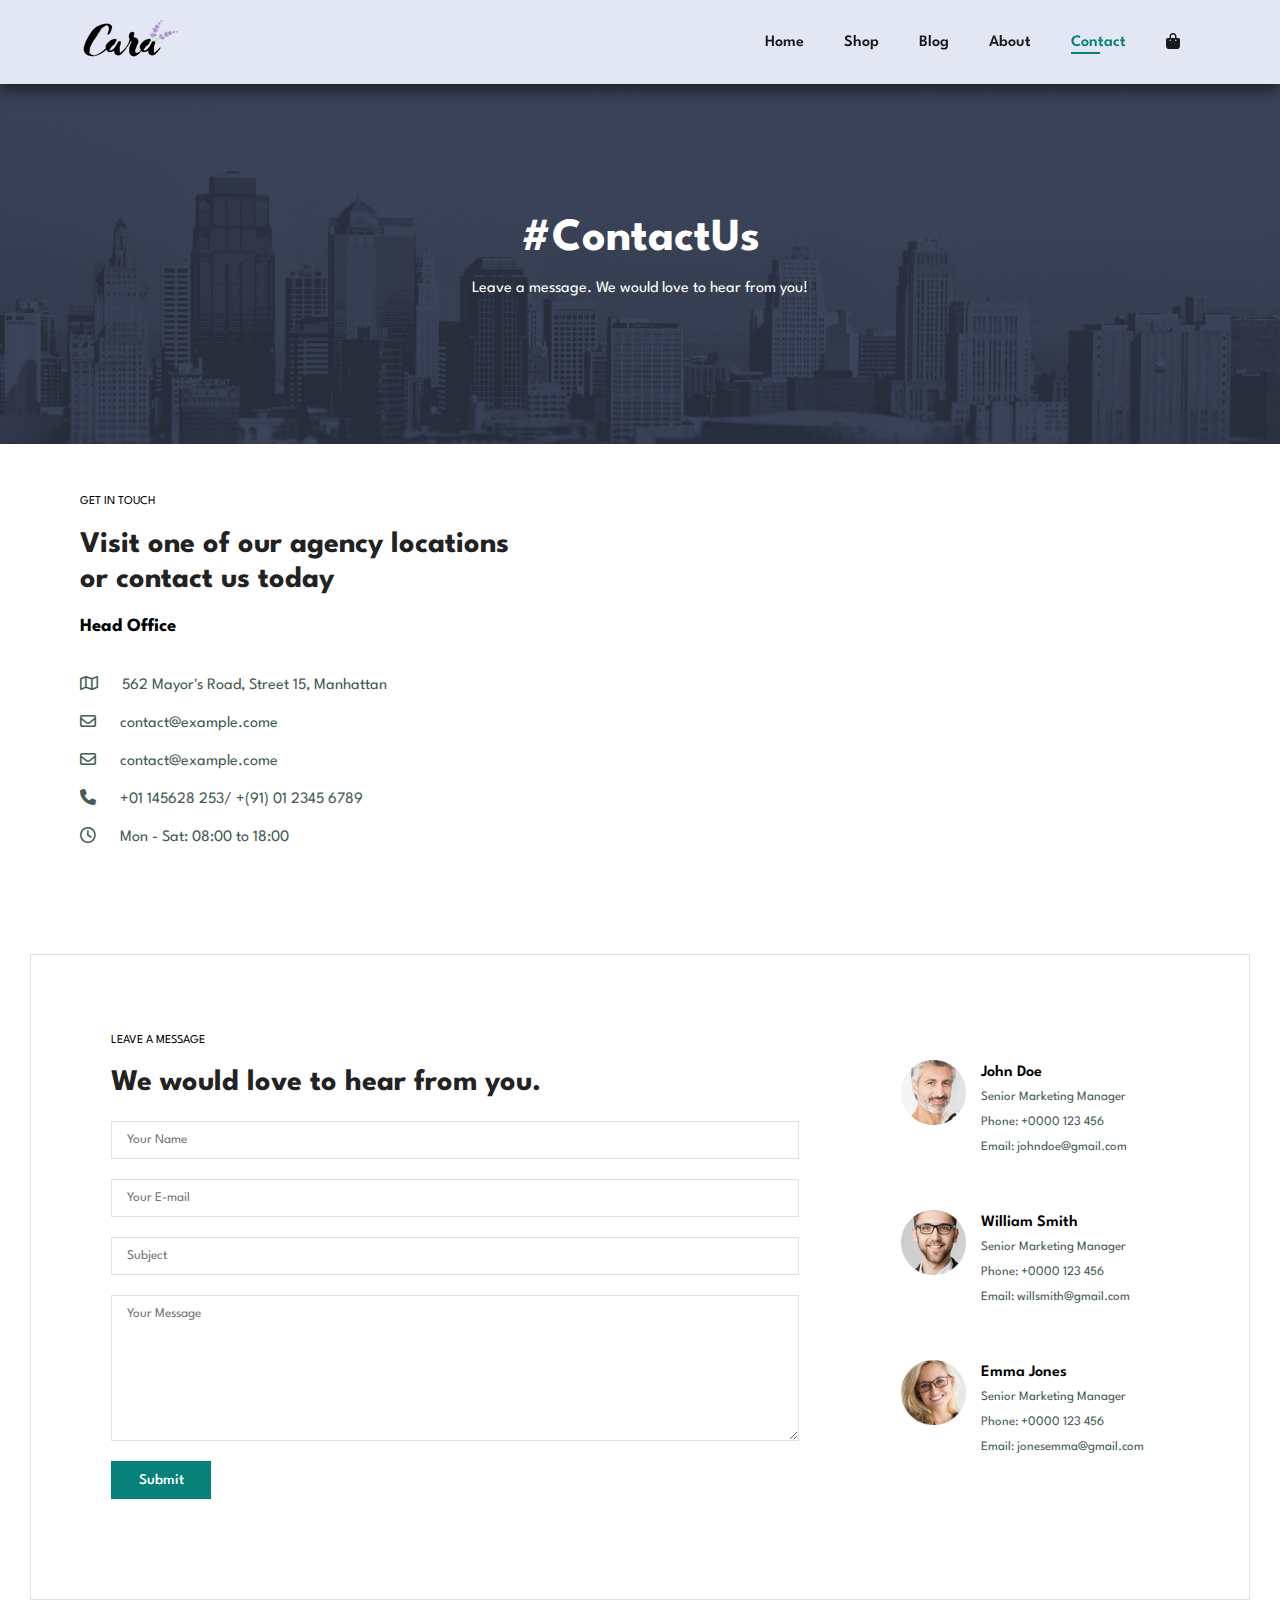
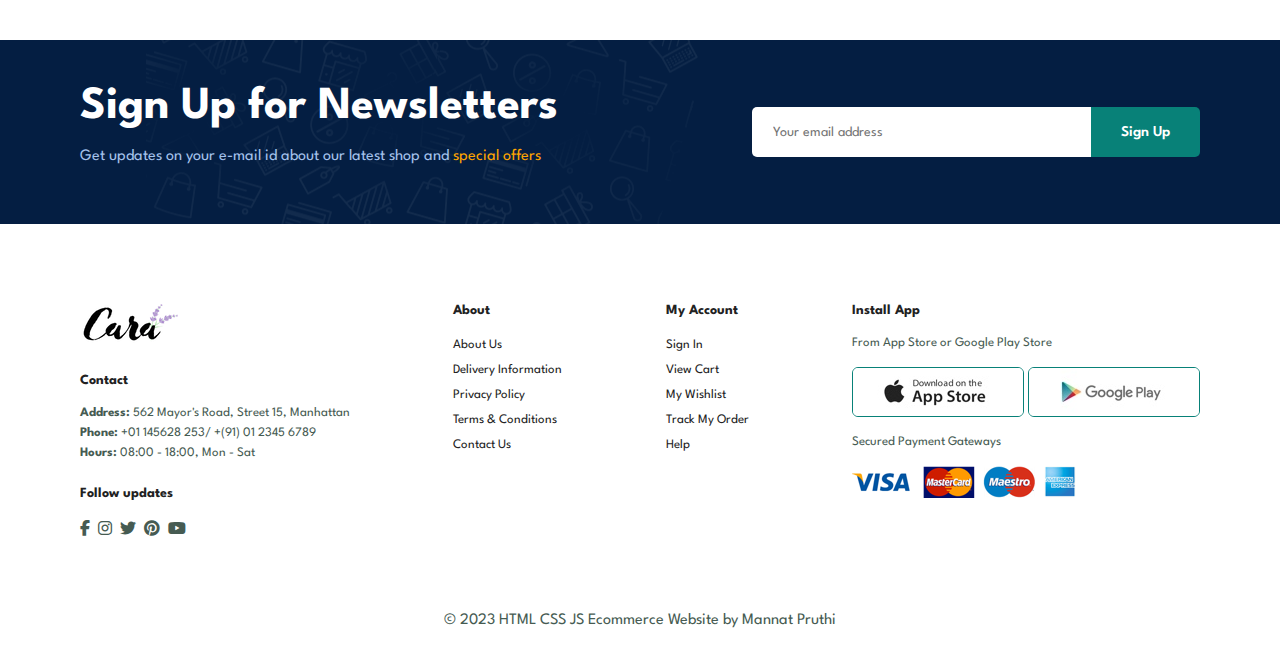
<file: ecommerse website/contact.html>
<!DOCTYPE html>
<html lang="en">
<head>
    <meta charset="UTF-8">
    <meta name="viewport" content="width=device-width, initial-scale=1.0">
    <title>Ecommerce Website</title>
    <link rel="stylesheet" href="styles.css">
    <link rel="stylesheet" href="https://cdnjs.cloudflare.com/ajax/libs/font-awesome/6.4.0/css/all.min.css" referrerpolicy="no-referrer" />
</head>
<body>
    <section id="header">
        <a href="#"><img src="img/logo.png" class="logo"></a>
        <div>
            <ul  id="navbar">
                <li><a  href="index.html">Home</a></li>
                <li><a href="shop.html">Shop</a></li>
                <li><a href="blog.html">Blog</a></li>
                <li><a  href="about.html">About</a></li>
                <li><a class="active"href="contact.html">Contact</a></li>
                <li id="lg-bag"><a href="cart.html"><i class="fa-solid fa-bag-shopping"></i></a></li>
                <a href="#" id="close"><i class="fa-solid fa-xmark"></i></a>
                
            </ul>
            <div class="mobile">
                
                <a href="cart.html"><i class="fa-solid fa-bag-shopping"></i></a>
                <i id="bar" class="fas fa-outdent"></i>
            </div>
        </div>

    </section>

    <section class="shop-header about-header">
        <h2>#ContactUs</h2>
        <p>Leave a message. We would love to hear from you!</p>
    </section>

    <section id="contact-details" class="section-p1">
        <div class="details">
        <span class="top">GET IN TOUCH</span>
        <h2>Visit one of our agency locations or contact us today</h2>
        <h3>Head Office</h3>
        <div>
        <p><i class="fa-regular fa-map"></i>    <span class="abc"> 562 Mayor's Road, Street 15, Manhattan</span></p>
                <p><i class="fa-regular fa-envelope"></i>  <span class="abc">  contact@example.come</span></p>
                <p><i class="fa-regular fa-envelope"></i>  <span class="abc">  contact@example.come</p>
                <p><i class="fa-solid fa-phone"></i>  <span class="abc">  +01 145628 253/ +(91) 01 2345 6789 </span> </p>
                <p><i class="fa-regular fa-clock"></i> <span class="abc">   Mon - Sat: 08:00 to 18:00 </span> </p>
            </div>
    </div>

    <div class="map">
        <iframe src="https://www.google.com/maps/embed?pb=!1m14!1m12!1m3!1d30887.623977311272!2d-73.96789845975279!3d40.770889353131125!2m3!1f0!2f0!3f0!3m2!1i1024!2i768!4f13.1!5e0!3m2!1sen!2sin!4v1689319382466!5m2!1sen!2sin" width="600" height="450" style="border:0;" allowfullscreen="" loading="lazy" referrerpolicy="no-referrer-when-downgrade"></iframe>
    </div>
    </section>

    <section id="form-details">
        <form action="">
        <span class="top">LEAVE A MESSAGE</span>
        <h2>We would love to hear from you.</h2>
        
            <input type="text" placeholder="Your Name">
            <input type="email" placeholder="Your E-mail">
            <input type="text" placeholder="Subject">
            <textarea name="your message" id="" cols="30" rows="10" placeholder="Your Message"></textarea>
          <div>  <input class="submit" type="submit"></div>
        </form>
        <div class="people">
            <div class="mem1">
                <img src="img/people/1.png" alt="">
                <p><span>John Doe</span>Senior Marketing Manager <br>Phone: +0000 123 456 <br>Email: johndoe@gmail.com</p>
            </div>
    
            <div class="mem1">
                <img src="img/people/2.png" alt="">
                <p><span>William Smith</span>Senior Marketing Manager <br>Phone: +0000 123 456 <br>Email: willsmith@gmail.com</p>
            </div>
    
            <div class="mem1">
                <img src="img/people/3.png" alt="">
                <p><span>Emma Jones</span>Senior Marketing Manager <br>Phone: +0000 123 456 <br>Email: jonesemma@gmail.com</p>
            </div>
        </div>
    </section>


    <section class="newsletter section-p1 section-m1">
        <div class="newslttr">
            <h2>Sign Up for Newsletters</h2>
            <p>Get updates on your e-mail id about our latest shop and <span>special offers</span></p>
        </div>  
            <div class="form">
                <input type="email" class="email" placeholder="Your email address" required>
                <button>Sign Up</button>
        </div>
    </section>

    <footer class="section-p1">
            <div class="col">
                <img class="logo" src="img/logo.png" class="logo">
                <h4>Contact</h4>
                <p><strong>Address: </strong>562 Mayor's Road, Street 15, Manhattan</p>
                <p><strong>Phone: </strong>+01 145628 253/ +(91) 01 2345 6789</p>
                <p><strong>Hours: </strong>08:00 - 18:00, Mon - Sat</p>
                
                <div class="follow">
                    <h4>Follow updates</h4>
                    <div class="icons">
                    <i class="fa-brands fa-facebook-f"></i>
                    <i class="fa-brands fa-instagram"></i>
                    <i class="fa-brands fa-twitter"></i>
                    <i class="fa-brands fa-pinterest"></i>
                    <i class="fa-brands fa-youtube"></i>
                </div>
            </div>
        </div> 
                <div class="col">
                    <h4>About</h4>
                    <ul>
                        <li><a href="">About Us</a></li>
                        <li><a href="">Delivery Information</a></li>
                        <li><a href="">Privacy Policy</a></li>
                        <li><a href="">Terms & Conditions</a></li>
                        <li><a href="">Contact Us</a></li>
                    </ul>
                </div>
                <div class="col">
                    <h4>My Account</h4>
                    <ul>
                        <li><a href="">Sign In</a></li>
                        <li><a href="">View Cart</a></li>
                        <li><a href="">My Wishlist</a></li>
                        <li><a href="">Track My Order</a></li>
                        <li><a href="">Help</a></li>
                    </ul>
                </div>
                <div class="col install">
                   <h4> Install App </h4>
                    <p>From App Store or Google Play Store</p>
                    <div class="row">
                        <img src="img/pay/app.jpg" alt="">
                        <img src="img/pay/play.jpg" alt="">
                    </div>
                    <p>Secured Payment Gateways</p>
                    <img src="img/pay/pay.png" alt="">
                </div>
            </footer>

<div class="copyright">
                 <p>© 2023 HTML CSS JS Ecommerce Website by Mannat Pruthi</p>
                </div>
    <script src="script.js"></script>
</body>
</html>
</file>
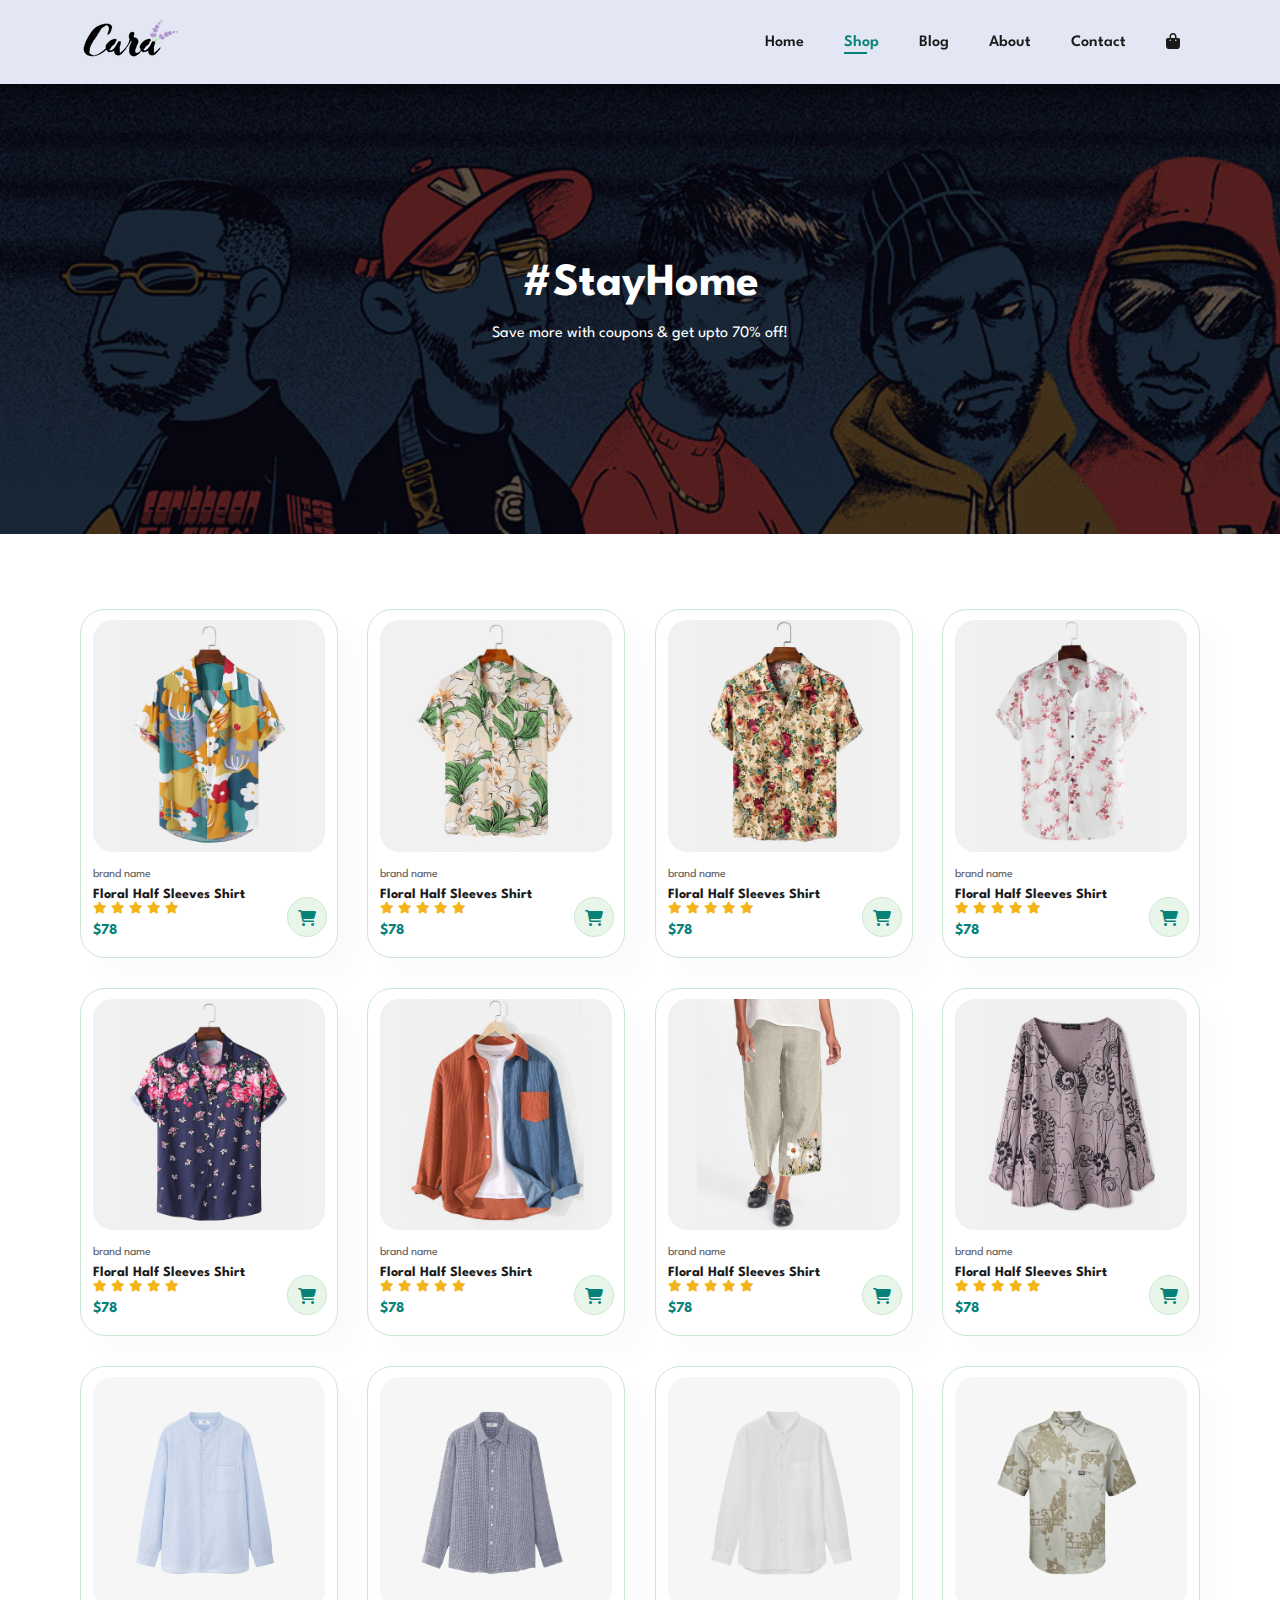
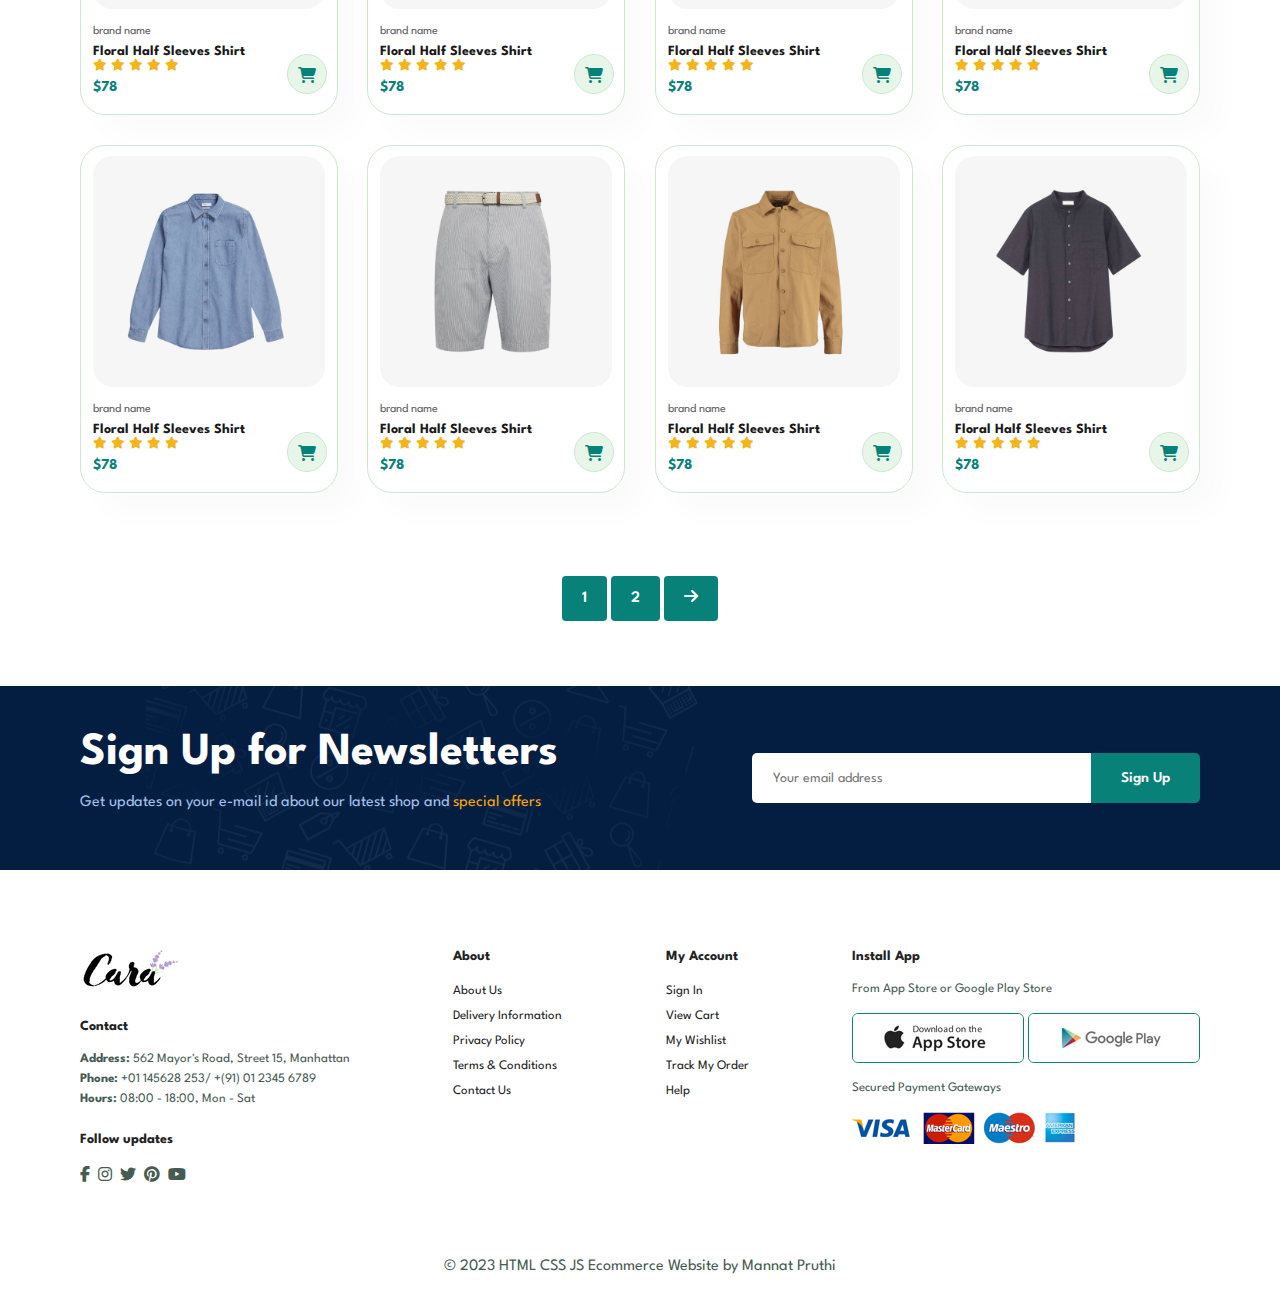
<file: ecommerse website/shop.html>
<!DOCTYPE html>
<html lang="en">
<head>
    <meta charset="UTF-8">
    <meta name="viewport" content="width=device-width, initial-scale=1.0">
    <title>Ecommerce Website</title>
    <link rel="stylesheet" href="styles.css">
    <link rel="stylesheet" href="https://cdnjs.cloudflare.com/ajax/libs/font-awesome/6.4.0/css/all.min.css" referrerpolicy="no-referrer" />
</head>
<body>
    <section id="header">
        <a href="#"><img src="img/logo.png" class="logo"></a>
        <div>
            <ul  id="navbar">
                <li><a  href="index.html">Home</a></li>
                <li><a class="active" href="shop.html">Shop</a></li>
                <li><a href="blog.html">Blog</a></li>
                <li><a href="about.html">About</a></li>
                <li><a href="contact.html">Contact</a></li>
                <li id="lg-bag"><a href="cart.html"><i class="fa-solid fa-bag-shopping"></i></a></li>
                <a href="#" id="close"><i class="fa-solid fa-xmark"></i></a>
                
            </ul>
            <div class="mobile">
                
                <a href="cart.html"><i class="fa-solid fa-bag-shopping"></i></a>
                <i id="bar" class="fas fa-outdent"></i>
            </div>
        </div>

    </section>

    <section class="shop-header">
        <h2>#StayHome</h2>
        <p>Save more with coupons & get upto 70% off!</p>
    </section>


    <section class="product-1 section-p1">
        <div class="product-container">
            <div class="product" onclick="window.location.href='sproduct.html'">
                <img src="img/products/f1.jpg" alt="">
                <div class="desc">
                    <span>brand name</span>
                    <h5>Floral Half Sleeves Shirt</h5>
                    <div class="star">
                        <i class="fas fa-star"></i>
                        <i class="fas fa-star"></i>
                        <i class="fas fa-star"></i>
                        <i class="fas fa-star"></i>
                        <i class="fas fa-star"></i>
                    </div>
                    <h4>$78</h4>
                </div>
                <a href="#"><i class="fa-solid fa-cart-shopping cart"></i></a>
            </div>


            <div class="product">
                <img src="img/products/f2.jpg" alt="">
                <div class="desc">
                    <span>brand name</span>
                    <h5>Floral Half Sleeves Shirt</h5>
                    <div class="star">
                        <i class="fas fa-star"></i>
                        <i class="fas fa-star"></i>
                        <i class="fas fa-star"></i>
                        <i class="fas fa-star"></i>
                        <i class="fas fa-star"></i>
                    </div>
                    <h4>$78</h4>
                </div>
                <a href="#"><i class="fa-solid fa-cart-shopping cart"></i></a>
            </div>


            <div class="product">
                <img src="img/products/f3.jpg" alt="">
                <div class="desc">
                    <span>brand name</span>
                    <h5>Floral Half Sleeves Shirt</h5>
                    <div class="star">
                        <i class="fas fa-star"></i>
                        <i class="fas fa-star"></i>
                        <i class="fas fa-star"></i>
                        <i class="fas fa-star"></i>
                        <i class="fas fa-star"></i>
                    </div>
                    <h4>$78</h4>
                </div>
                <a href="#"><i class="fa-solid fa-cart-shopping cart"></i></a>
            </div>

            <div class="product">
                <img src="img/products/f4.jpg" alt="">
                <div class="desc">
                    <span>brand name</span>
                    <h5>Floral Half Sleeves Shirt</h5>
                    <div class="star">
                        <i class="fas fa-star"></i>
                        <i class="fas fa-star"></i>
                        <i class="fas fa-star"></i>
                        <i class="fas fa-star"></i>
                        <i class="fas fa-star"></i>
                    </div>
                    <h4>$78</h4>
                </div>
                <a href="#"><i class="fa-solid fa-cart-shopping cart"></i></a>
            </div>

            <div class="product">
                <img src="img/products/f5.jpg" alt="">
                <div class="desc">
                    <span>brand name</span>
                    <h5>Floral Half Sleeves Shirt</h5>
                    <div class="star">
                        <i class="fas fa-star"></i>
                        <i class="fas fa-star"></i>
                        <i class="fas fa-star"></i>
                        <i class="fas fa-star"></i>
                        <i class="fas fa-star"></i>
                    </div>
                    <h4>$78</h4>
                </div>
                <a href="#"><i class="fa-solid fa-cart-shopping cart"></i></a>
            </div>

            <div class="product">
                <img src="img/products/f6.jpg" alt="">
                <div class="desc">
                    <span>brand name</span>
                    <h5>Floral Half Sleeves Shirt</h5>
                    <div class="star">
                        <i class="fas fa-star"></i>
                        <i class="fas fa-star"></i>
                        <i class="fas fa-star"></i>
                        <i class="fas fa-star"></i>
                        <i class="fas fa-star"></i>
                    </div>
                    <h4>$78</h4>
                </div>
                <a href="#"><i class="fa-solid fa-cart-shopping cart"></i></a>
            </div>

            <div class="product">
                <img src="img/products/f7.jpg" alt="">
                <div class="desc">
                    <span>brand name</span>
                    <h5>Floral Half Sleeves Shirt</h5>
                    <div class="star">
                        <i class="fas fa-star"></i>
                        <i class="fas fa-star"></i>
                        <i class="fas fa-star"></i>
                        <i class="fas fa-star"></i>
                        <i class="fas fa-star"></i>
                    </div>
                    <h4>$78</h4>
                </div>
                <a href="#"><i class="fa-solid fa-cart-shopping cart"></i></a>
            </div>

            <div class="product">
                <img src="img/products/f8.jpg" alt="">
                <div class="desc">
                    <span>brand name</span>
                    <h5>Floral Half Sleeves Shirt</h5>
                    <div class="star">
                        <i class="fas fa-star"></i>
                        <i class="fas fa-star"></i>
                        <i class="fas fa-star"></i>
                        <i class="fas fa-star"></i>
                        <i class="fas fa-star"></i>
                    </div>
                    <h4>$78</h4>
                </div>
                <a href="#"><i class="fa-solid fa-cart-shopping cart"></i></a>
            </div>

            <div class="product">
                <img src="img/products/n1.jpg" alt="">
                <div class="desc">
                    <span>brand name</span>
                    <h5>Floral Half Sleeves Shirt</h5>
                    <div class="star">
                        <i class="fas fa-star"></i>
                        <i class="fas fa-star"></i>
                        <i class="fas fa-star"></i>
                        <i class="fas fa-star"></i>
                        <i class="fas fa-star"></i>
                    </div>
                    <h4>$78</h4>
                </div>
                <a href="#"><i class="fa-solid fa-cart-shopping cart"></i></a>
            </div>


            <div class="product">
                <img src="img/products/n2.jpg" alt="">
                <div class="desc">
                    <span>brand name</span>
                    <h5>Floral Half Sleeves Shirt</h5>
                    <div class="star">
                        <i class="fas fa-star"></i>
                        <i class="fas fa-star"></i>
                        <i class="fas fa-star"></i>
                        <i class="fas fa-star"></i>
                        <i class="fas fa-star"></i>
                    </div>
                    <h4>$78</h4>
                </div>
                <a href="#"><i class="fa-solid fa-cart-shopping cart"></i></a>
            </div>


            <div class="product">
                <img src="img/products/n3.jpg" alt="">
                <div class="desc">
                    <span>brand name</span>
                    <h5>Floral Half Sleeves Shirt</h5>
                    <div class="star">
                        <i class="fas fa-star"></i>
                        <i class="fas fa-star"></i>
                        <i class="fas fa-star"></i>
                        <i class="fas fa-star"></i>
                        <i class="fas fa-star"></i>
                    </div>
                    <h4>$78</h4>
                </div>
                <a href="#"><i class="fa-solid fa-cart-shopping cart"></i></a>
            </div>

            <div class="product">
                <img src="img/products/n4.jpg" alt="">
                <div class="desc">
                    <span>brand name</span>
                    <h5>Floral Half Sleeves Shirt</h5>
                    <div class="star">
                        <i class="fas fa-star"></i>
                        <i class="fas fa-star"></i>
                        <i class="fas fa-star"></i>
                        <i class="fas fa-star"></i>
                        <i class="fas fa-star"></i>
                    </div>
                    <h4>$78</h4>
                </div>
                <a href="#"><i class="fa-solid fa-cart-shopping cart"></i></a>
            </div>

            <div class="product">
                <img src="img/products/n5.jpg" alt="">
                <div class="desc">
                    <span>brand name</span>
                    <h5>Floral Half Sleeves Shirt</h5>
                    <div class="star">
                        <i class="fas fa-star"></i>
                        <i class="fas fa-star"></i>
                        <i class="fas fa-star"></i>
                        <i class="fas fa-star"></i>
                        <i class="fas fa-star"></i>
                    </div>
                    <h4>$78</h4>
                </div>
                <a href="#"><i class="fa-solid fa-cart-shopping cart"></i></a>
            </div>

            <div class="product">
                <img src="img/products/n6.jpg" alt="">
                <div class="desc">
                    <span>brand name</span>
                    <h5>Floral Half Sleeves Shirt</h5>
                    <div class="star">
                        <i class="fas fa-star"></i>
                        <i class="fas fa-star"></i>
                        <i class="fas fa-star"></i>
                        <i class="fas fa-star"></i>
                        <i class="fas fa-star"></i>
                    </div>
                    <h4>$78</h4>
                </div>
                <a href="#"><i class="fa-solid fa-cart-shopping cart"></i></a>
            </div>

            <div class="product">
                <img src="img/products/n7.jpg" alt="">
                <div class="desc">
                    <span>brand name</span>
                    <h5>Floral Half Sleeves Shirt</h5>
                    <div class="star">
                        <i class="fas fa-star"></i>
                        <i class="fas fa-star"></i>
                        <i class="fas fa-star"></i>
                        <i class="fas fa-star"></i>
                        <i class="fas fa-star"></i>
                    </div>
                    <h4>$78</h4>
                </div>
                <a href="#"><i class="fa-solid fa-cart-shopping cart"></i></a>
            </div>

            <div class="product">
                <img src="img/products/n8.jpg" alt="">
                <div class="desc">
                    <span>brand name</span>
                    <h5>Floral Half Sleeves Shirt</h5>
                    <div class="star">
                        <i class="fas fa-star"></i>
                        <i class="fas fa-star"></i>
                        <i class="fas fa-star"></i>
                        <i class="fas fa-star"></i>
                        <i class="fas fa-star"></i>
                    </div>
                    <h4>$78</h4>
                </div>
                <a href="#"><i class="fa-solid fa-cart-shopping cart"></i></a>
            </div>
        </div>
    </section>

    <section class="pages section-p1">
        <a href="#">1</a>
        <a href="#">2</a>
        <a href="#"><i class="fa-solid fa-arrow-right"></i></a>
    </section>

    <section class="newsletter section-p1 section-m1">
        <div class="newslttr">
            <h2>Sign Up for Newsletters</h2>
            <p>Get updates on your e-mail id about our latest shop and <span>special offers</span></p>
        </div>  
            <div class="form">
                <input type="email" class="email" placeholder="Your email address" required>
                <button>Sign Up</button>
        </div>
    </section>

    <footer class="section-p1">
            <div class="col">
                <img class="logo" src="img/logo.png" class="logo">
                <h4>Contact</h4>
                <p><strong>Address: </strong>562 Mayor's Road, Street 15, Manhattan</p>
                <p><strong>Phone: </strong>+01 145628 253/ +(91) 01 2345 6789</p>
                <p><strong>Hours: </strong>08:00 - 18:00, Mon - Sat</p>
                
                <div class="follow">
                    <h4>Follow updates</h4>
                    <div class="icons">
                    <i class="fa-brands fa-facebook-f"></i>
                    <i class="fa-brands fa-instagram"></i>
                    <i class="fa-brands fa-twitter"></i>
                    <i class="fa-brands fa-pinterest"></i>
                    <i class="fa-brands fa-youtube"></i>
                </div>
            </div>
        </div> 
                <div class="col">
                    <h4>About</h4>
                    <ul>
                        <li><a href="">About Us</a></li>
                        <li><a href="">Delivery Information</a></li>
                        <li><a href="">Privacy Policy</a></li>
                        <li><a href="">Terms & Conditions</a></li>
                        <li><a href="">Contact Us</a></li>
                    </ul>
                </div>
                <div class="col">
                    <h4>My Account</h4>
                    <ul>
                        <li><a href="">Sign In</a></li>
                        <li><a href="">View Cart</a></li>
                        <li><a href="">My Wishlist</a></li>
                        <li><a href="">Track My Order</a></li>
                        <li><a href="">Help</a></li>
                    </ul>
                </div>
                <div class="col install">
                   <h4> Install App </h4>
                    <p>From App Store or Google Play Store</p>
                    <div class="row">
                        <img src="img/pay/app.jpg" alt="">
                        <img src="img/pay/play.jpg" alt="">
                    </div>
                    <p>Secured Payment Gateways</p>
                    <img src="img/pay/pay.png" alt="">
                </div>
            </footer>

<div class="copyright">
                 <p>© 2023 HTML CSS JS Ecommerce Website by Mannat Pruthi</p>
                </div>
    <script src="script.js"></script>
</body>
</html>
</file>
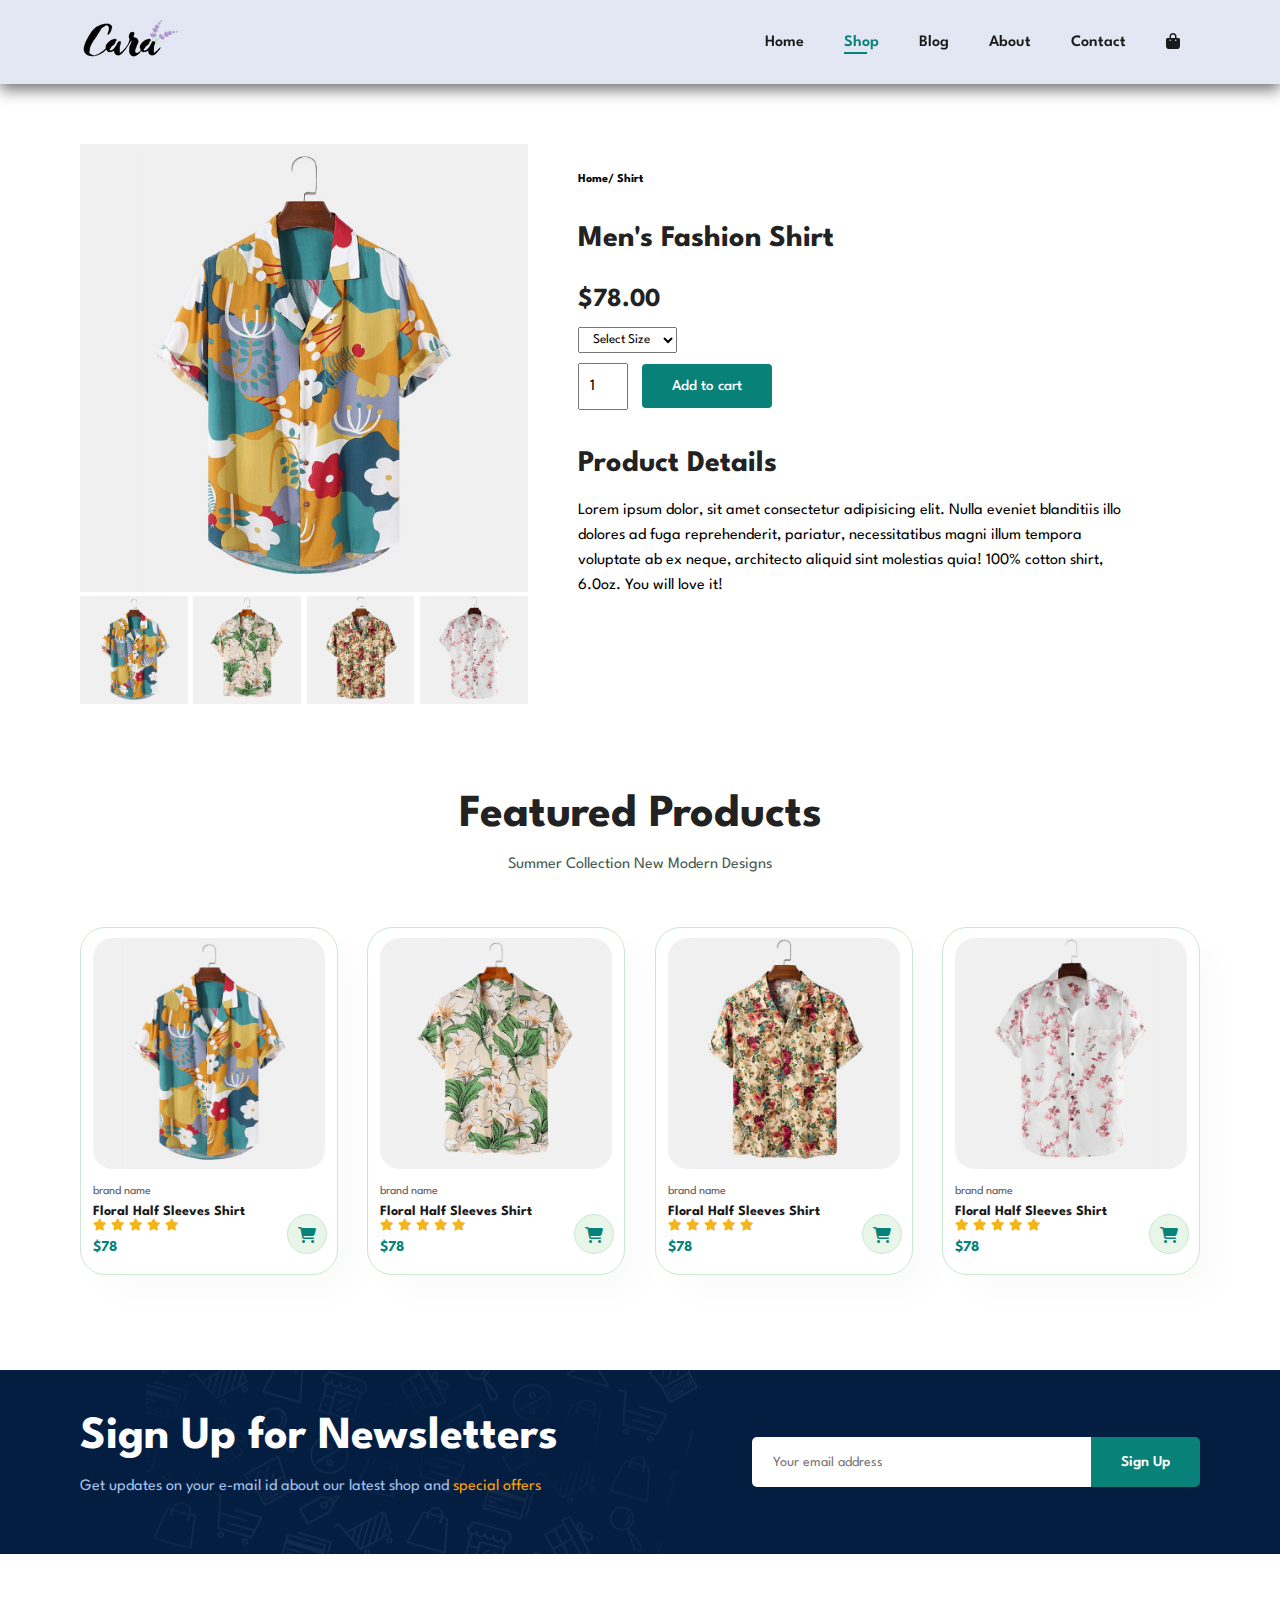
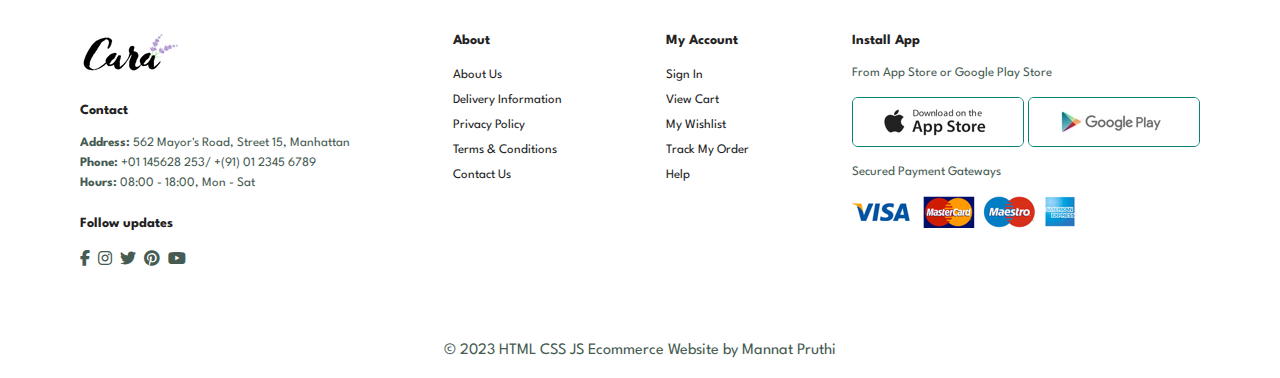
<file: ecommerse website/sproduct.html>
<!DOCTYPE html>
<html lang="en">
<head>
    <meta charset="UTF-8">
    <meta name="viewport" content="width=device-width, initial-scale=1.0">
    <title>Ecommerce Website</title>
    <link rel="stylesheet" href="styles.css">
    <link rel="stylesheet" href="https://cdnjs.cloudflare.com/ajax/libs/font-awesome/6.4.0/css/all.min.css" referrerpolicy="no-referrer" />
</head>
<body>
    <section id="header">
        <a href="#"><img src="img/logo.png" class="logo"></a>
        <div>
            <ul  id="navbar">
                <li><a  href="index.html">Home</a></li>
                <li><a class="active" href="shop.html">Shop</a></li>
                <li><a href="blog.html">Blog</a></li>
                <li><a href="about.html">About</a></li>
                <li><a href="contact.html">Contact</a></li>
                <li id="lg-bag"><a href="cart.html"><i class="fa-solid fa-bag-shopping"></i></a></li>
                <a href="#" id="close"><i class="fa-solid fa-xmark"></i></a>
                
            </ul>
            <div class="mobile">
                
                <a href="cart.html"><i class="fa-solid fa-bag-shopping"></i></a>
                <i id="bar" class="fas fa-outdent"></i>
            </div>
        </div>

    </section>

    <section class="prodetails section-p1">
        <div class="single-pro-img">
            <img src="img/products/f1.jpg" width="100%" id="MainImg" alt="">
            <div class="small-img-group">
                <div class="small-img-col">
                    <img src="img/products/f1.jpg" width="100%" class="small-img" alt="">
                </div>
                <div class="small-img-col">
                    <img src="img/products/f2.jpg" width="100%" class="small-img" alt="">
                </div>
                <div class="small-img-col">
                    <img src="img/products/f3.jpg" width="100%" class="small-img" alt="">
                </div>
                <div class="small-img-col">
                    <img src="img/products/f4.jpg" width="100%" class="small-img" alt="">
                </div>
            </div>
        </div>
        <div class="single-pro-details">
            <h6>Home/ Shirt</h6>
            <h4>Men's Fashion Shirt</h4>
            <h2>$78.00</h2>
            <select name="" id="">
                <option value="">Select Size</option>
                <option value="">S</option>
                <option value="">M</option>
                <option value="">L</option>
                <option value="">XL</option>
                <option value="">XXL</option>
            </select>
            <input type="number" value="1">
            <button>Add to cart</button>
            <h4>Product Details</h4>
            <span>Lorem ipsum dolor, sit amet consectetur adipisicing elit.
                 Nulla eveniet blanditiis illo dolores ad fuga reprehenderit,
                 pariatur, necessitatibus magni illum tempora voluptate ab ex
                  neque, architecto aliquid sint molestias quia! 100% cotton shirt, 6.0oz.
                You will love it!</span>
        </div>
    </section>

    <section class="product-1 section-p1">
        <h2>Featured Products</h2>
        <p>Summer Collection New Modern Designs</p>
        <div class="product-container">
            <div class="product">
                <img src="img/products/f1.jpg" alt="">
                <div class="desc">
                    <span>brand name</span>
                    <h5>Floral Half Sleeves Shirt</h5>
                    <div class="star">
                        <i class="fas fa-star"></i>
                        <i class="fas fa-star"></i>
                        <i class="fas fa-star"></i>
                        <i class="fas fa-star"></i>
                        <i class="fas fa-star"></i>
                    </div>
                    <h4>$78</h4>
                </div>
                <a href="#"><i class="fa-solid fa-cart-shopping cart"></i></a>
            </div>


            <div class="product">
                <img src="img/products/f2.jpg" alt="">
                <div class="desc">
                    <span>brand name</span>
                    <h5>Floral Half Sleeves Shirt</h5>
                    <div class="star">
                        <i class="fas fa-star"></i>
                        <i class="fas fa-star"></i>
                        <i class="fas fa-star"></i>
                        <i class="fas fa-star"></i>
                        <i class="fas fa-star"></i>
                    </div>
                    <h4>$78</h4>
                </div>
                <a href="#"><i class="fa-solid fa-cart-shopping cart"></i></a>
            </div>


            <div class="product">
                <img src="img/products/f3.jpg" alt="">
                <div class="desc">
                    <span>brand name</span>
                    <h5>Floral Half Sleeves Shirt</h5>
                    <div class="star">
                        <i class="fas fa-star"></i>
                        <i class="fas fa-star"></i>
                        <i class="fas fa-star"></i>
                        <i class="fas fa-star"></i>
                        <i class="fas fa-star"></i>
                    </div>
                    <h4>$78</h4>
                </div>
                <a href="#"><i class="fa-solid fa-cart-shopping cart"></i></a>
            </div>

            <div class="product">
                <img src="img/products/f4.jpg" alt="">
                <div class="desc">
                    <span>brand name</span>
                    <h5>Floral Half Sleeves Shirt</h5>
                    <div class="star">
                        <i class="fas fa-star"></i>
                        <i class="fas fa-star"></i>
                        <i class="fas fa-star"></i>
                        <i class="fas fa-star"></i>
                        <i class="fas fa-star"></i>
                    </div>
                    <h4>$78</h4>
                </div>
                <a href="#"><i class="fa-solid fa-cart-shopping cart"></i></a>
            </div>

            
        </div>
    </section>

    <section class="newsletter section-p1 section-m1">
        <div class="newslttr">
            <h2>Sign Up for Newsletters</h2>
            <p>Get updates on your e-mail id about our latest shop and <span>special offers</span></p>
        </div>  
            <div class="form">
                <input type="email" class="email" placeholder="Your email address" required>
                <button>Sign Up</button>
        </div>
    </section>

    <footer class="section-p1">
            <div class="col">
                <img class="logo" src="img/logo.png" class="logo">
                <h4>Contact</h4>
                <p><strong>Address: </strong>562 Mayor's Road, Street 15, Manhattan</p>
                <p><strong>Phone: </strong>+01 145628 253/ +(91) 01 2345 6789</p>
                <p><strong>Hours: </strong>08:00 - 18:00, Mon - Sat</p>
                
                <div class="follow">
                    <h4>Follow updates</h4>
                    <div class="icons">
                    <i class="fa-brands fa-facebook-f"></i>
                    <i class="fa-brands fa-instagram"></i>
                    <i class="fa-brands fa-twitter"></i>
                    <i class="fa-brands fa-pinterest"></i>
                    <i class="fa-brands fa-youtube"></i>
                </div>
            </div>
        </div> 
                <div class="col">
                    <h4>About</h4>
                    <ul>
                        <li><a href="">About Us</a></li>
                        <li><a href="">Delivery Information</a></li>
                        <li><a href="">Privacy Policy</a></li>
                        <li><a href="">Terms & Conditions</a></li>
                        <li><a href="">Contact Us</a></li>
                    </ul>
                </div>
                <div class="col">
                    <h4>My Account</h4>
                    <ul>
                        <li><a href="">Sign In</a></li>
                        <li><a href="">View Cart</a></li>
                        <li><a href="">My Wishlist</a></li>
                        <li><a href="">Track My Order</a></li>
                        <li><a href="">Help</a></li>
                    </ul>
                </div>
                <div class="col install">
                   <h4> Install App </h4>
                    <p>From App Store or Google Play Store</p>
                    <div class="row">
                        <img src="img/pay/app.jpg" alt="">
                        <img src="img/pay/play.jpg" alt="">
                    </div>
                    <p>Secured Payment Gateways</p>
                    <img src="img/pay/pay.png" alt="">
                </div>
            </footer>

<div class="copyright">
                 <p>© 2023 HTML CSS JS Ecommerce Website by Mannat Pruthi</p>
                </div>

                <script>
                    var MainImg = document.getElementById("MainImg");
                    var smallimg = document.getElementsByClassName("small-img");
                    smallimg[0].onclick = function(){
                        MainImg.src = smallimg[0].src;
                    }
                    smallimg[1].onclick = function(){
                        MainImg.src = smallimg[1].src;
                    }
                    smallimg[2].onclick = function(){
                        MainImg.src = smallimg[2].src;
                    }
                    smallimg[3].onclick = function(){
                        MainImg.src = smallimg[3].src;
                    }
                </script>

    <script src="script.js"></script>
</body>
</html>
</file>
<file: ecommerse website/styles.css>
@import url('https://fonts.googleapis.com/css2?family=League+Spartan:wght@100;200;300;400;500&family=Poppins:wght@500&display=swap');
*{
    margin: 0;
    padding: 0;
    box-sizing: border-box;
    font-family:'League Spartan', sans-serif;
}

h1{
    font-size: 50px;
    line-height: 64px;
    color: #222;
}

h2{
    font-size: 46px;
    line-height: 54px;
    color: #222;
}

h4{
    font-size: 20px;
    color: #222;
}

h6{
    font-size: 12px;
    font-weight: 700;
}

p{
    font-size: 16px;
    color: #465b52;
    margin: 15px 0 20px 0;
}

.section-p1{
    padding: 40px 80px;
    /* display: flex;
    justify-content: space-evenly; */
}

.section-m1{
    margin: 40px 0;
}

body{
    width: 100%;
}

/** HEADER START **/
#header{
    display: flex;
    align-items: center;
    justify-content: space-between;
    flex-direction: row;
    padding: 20px 80px;
    background-color: #e3e6f3;
    box-shadow: 0 5px 15px rgba(0,0,0,0.6);
    z-index: 999;
    position: sticky;
    top: 0;
    left: 0;
}

#navbar{
    display: flex;
    justify-content: center;
    align-items: center;
}

#navbar li{
    position: relative;
    list-style: none;
    padding: 0 20px;
}

#navbar li a{
    text-decoration: none;
    font-size: 16px;
    font-weight: 600;
    color: #1a1a1a;
    transform: 0.3s ease;
}

#navbar li a:hover,
#navbar li a.active{
    color: #088178;
}

#navbar li a.active::after,
#navbar li a:hover::after{
    content: " ";
    width: 30%;
    height: 2px;
    background: #088178;
    position: absolute;
    bottom: -4px;
    left: 20px;
}

.mobile{
    display: none;
    align-items: center;
}

#close{
    display: none;
}
/** HOME PAGE **/

.hero{
    margin: 0px;
    padding: 0 80px;
    background-image: url("img/hero4.png");
    height: 90vh;
    width: 100%;
    background-size: cover;
    background-position: top 25% right 0;
    display: flex;
    flex-direction: column;
    align-items: flex-start;
    justify-content: center;
}

.hero h1{
    color: #088178;
}
.hero h4{
    padding-bottom: 15px;
}

.hero button{
    background-image: url("img/button.png");
    background-color: transparent;
    color: #088178;
    border: 0;
    padding: 14px 80px 14px 65px;
    cursor: pointer;
    font-weight: 700;
    font-size: 15px;
    background-repeat: no-repeat;
}

/* .features{
    padding: 20px;
} */

/* .feature-box1{
    display: inline-block;

    padding: 20px;
    margin: 20px;
    border: 1px solid #868686;
}
.feature-box1 h6{
    display: flex;
    align-items: center;
    justify-content: center;
    background-color: pink;
    margin: 0;
    padding: 0;
} */

/** FEAATURES **/

.features{
    display: flex;
    align-items: center;
    justify-content: space-between;
    flex-wrap: wrap;
}


.features .feature-box1 {
    width: 180px;
    text-align: center;
    padding: 25px 15px;
    box-shadow: 20px 20px 34px rgba(0,0,0,0.03);
    border: 1px solid #cce7d0;
    border-radius: 4px;
    margin: 15px 0;
    /* margin-left: 20px; */
}

.features .feature-box1:hover{
    box-shadow: 10px 10px 54px rgba(70,62,221,0.1);
}

.features .feature-box1 img{
    width: 100%;
    margin-bottom: 10px;
}

.features .feature-box1 h6{
    display: inline-block;
    padding: 9px 8px 6px 8px;
    line-height: 1;
    border-radius: 4px;
    color: #088178;
    background-color: #fddde4;
}

.features .feature-box1:nth-child(2) h6{
    background-color: #cdebbc;
}

.features .feature-box1:nth-child(3) h6{
    background-color: #d1e8f2;
}

.features .feature-box1:nth-child(4) h6{
    background-color: #cdd4f8;
}

.features .feature-box1:nth-child(5) h6{
    background-color: #f6dbf6;
}

.features .feature-box1:nth-child(6) h6{
    background-color: #fff2e5;
}

.product-1{
    text-align: center;
}

.product-1 .product-container{
    display: flex;
    justify-content: space-between;
    align-items: center;
    padding-top: 20px;
    flex-wrap: wrap;
}


.product-1 .product{
    width: 23%;
    min-width: 250px;
    padding: 10px 12px;
    border: 1px solid #cce7d0;
    border-radius: 25px;
    cursor: pointer;
    box-shadow: 20px 20px 30px rgba(0,0,0,0.02);
    margin: 15px 0;
    transition: 0.3s ease-in-out;
    position: relative;
}

.product-1 .product img{
    width: 100%;
    border-radius: 20px;
}

.product-1 .product:hover{
    box-shadow: 20px 20px 30px rgba(0,0,0,0.06);
    transform: scale(1.12);
}

.product-1 .product .desc{
    text-align: start;
    padding: 10px 0;
}

.product-1 .product .desc span{
    color: #606063;
    font-size: 12px;
}

.product-1 .product .desc h5{
    padding-top: 7px;
    color: #1a1a1a;
    font-size: 14px;
}

.product-1 .product .desc i{
    font-size: 12px;
    color: rgb(243,181,25);
}

.product-1 .product .desc h4{
    padding-top: 7px;
    font-size: 15px;
    font-weight: 700;
    color: #088178;
}

.product-1 .product .cart{
    width: 40px;
    height: 40px;
    line-height: 40px;
    border-radius: 50px;
    background-color: #e8f6ea;
    /* font-weight: 500; */
    color: #088178;
    border: 1px solid #cce7d0;
    position: absolute;
    bottom: 20px;
    right: 10px;
}

.banner{
    background-image: url("img/banner/b2.jpg");
    background-size: cover;
    background-repeat: no-repeat;
    background-position: center;
    max-width: 100%;
    height: 40vh;
    display: flex;
    flex-direction: column;
    align-items: center;
    justify-content: center;
    text-align: center;
}

.bnr h2 {
    padding-top: 10px 0;
    color: white;
    font-size: 30px;
}

.bnr h2 span{
    color: #ef3636;
}

.bnr h4 {
    color: white;
    font-size: 16px;
}

.bnr button{
    border: none;
    padding: 15px 30px;
    color: #088178;
    font-weight: 600;
    border-radius: 4px;
    font-size: 15px;
    transition: 0.4s ease;
}

.bnr button:hover{
    background-color: #088178;
    color: white;
    cursor: pointer;
}

.banner2{
    display: flex;
    flex-wrap: wrap;
    justify-content: space-between;
}

.bnr2{
    /* background-image: url("img/banner/b17.jpg");
    background-repeat: no-repeat;
    background-size: cover;
    padding: 20px;
    margin: 20px;
    width: 600px;
    height: 50vh;
    display: flex;
    flex-direction: column;
    align-items: start;
    justify-content: center; */
    background-image: url("img/banner/b17.jpg");
    background-size: cover;
    background-position: center;
    min-width: 600px;
    height: 50vh;
    display: flex;
    flex-direction: column;
    align-items: flex-start;
    justify-content: center;
    text-align: center;
    padding: 30px;
}

.bnr2 h4{
    color: white;
    font-size: 20px;
    font-weight: 300;
}

.bnr2 h2{
    color: white;
    font-size: 28px;
    font-weight: 800;
}

.bnr2 span{
    color: white;
    font-size: 14px;
    font-weight: 500;
    padding-bottom: 15px;
}

.bnr2 button{
    border:1px solid white;
    background-color: transparent;
    padding: 15px 30px;
    color: white;
    font-weight: 600;
    border-radius: 4px;
    font-size: 15px;
    transition: 0.4s ease;
}

.bnr2 button:hover{
    border: none;
    background-color: #088178;
    color: white;
    cursor: pointer;
}

.bnr3{
    background-image: url("img/banner/b10.jpg");
    background-size: cover;
    background-position: center;
    min-width: 600px;
    height: 50vh;
    display: flex;
    flex-direction: column;
    align-items: flex-start;
    justify-content: center;
    text-align: center;
    padding: 30px;
}

.banner3{
    display: flex;
    flex-wrap: wrap;
    justify-content: space-between;
    padding: 0 80px;
}

.bnr4{
    display: flex;
    flex-direction: column;
    align-items: flex-start;
    padding-left: 20px;
    justify-content: center;
    background-image: url("img/banner/b4.jpg");
    min-width: 30%;
    background-repeat: no-repeat;
    background-size: cover;
    height: 30vh;
    margin-bottom: 20px;
}

.bnr4 h3{
    font-size: 22px;
    color: white;
}

.bnr4 h4{
    color: #23ad53;
}

.bnr5{
    background-image: url("img/banner/b7.jpg");
}

.bnr6{
    background-image: url("img/banner/b18.jpg");
}

.newsletter{
    display: flex;
    flex-wrap: wrap;
    justify-content: space-between;
    align-items: center;
    background-image: url("img/banner/b14.png");
    background-position: 20% 30%;
    background-repeat: no-repeat;
    background-color: #041e42;
}

.newslttr h2{
    color: white;
}

.newslttr p{
    color: #a4c2eb;
}

.newslttr span{
    color: orange;
}

.newsletter .form{
    display: flex;
    width: 40%;
}

.newsletter .email{
    width: 100%;
    padding: 0 1.25rem;
    font-size: 14px;
    /* margin: 15px; */
    border-radius: 5px 0 0 5px;
    border: 1px solid transparent;
    height: 3.125rem;
    outline: none;
}

.newsletter button{
    border: none;
    padding: 15px 30px;
    background-color: #088178;
    color: white;
    font-weight: 600;
    border-radius: 0 5px 5px 0;
    font-size: 15px;
    transition: 0.4s ease;
    white-space: nowrap;
    cursor: pointer;
}

footer{
    display: flex;
    flex-wrap: wrap;
    justify-content: space-between;
}

footer .logo{
    margin-bottom: 30px;
}

footer h4{
    font-size: 14px;
    padding-bottom: 20px;
}

footer p{
    font-size: 13px;
    margin: 0 0 8px 0;
}

footer .col{
    display: flex;
    align-items: flex-start;
    flex-direction: column;
    margin-bottom: 20px;
}

.col li{
    list-style: none;
    margin-bottom: 10px;
}
.col li a{
    text-decoration: none;

}

footer a{
    font-size: 13px;
    color: #222;
}

footer .follow{
    margin-top: 20px;
}

footer .follow i{
    color: #465b52;
    padding-right: 4px;
    cursor: pointer;
}

footer .follow i:hover,
footer a:hover{
    color: #088178;
}

footer .install .row img{
    border: 1px solid #088178;
    border-radius: 6px;
}

footer .install img{
    margin: 10px 0 15px 0;
}

.copyright{
    align-items: center;
    color: #222;
    justify-content: center;
    text-align: center;
}




/** SHOP PAGE **/
.shop-header{
    background-image: url("img/banner/b1.jpg");
    width: 100%;
    background-size: cover;
    height: 50vh;
    background-repeat: no-repeat;
    text-align: center;
    align-items: center;
justify-content: center;
display: flex;
flex-direction: column;
padding: 14px;
}

.shop-header h2,
.shop-header p{
color: white;
}

.pages{
    text-align: center;
}

.pages a{
    text-decoration: none;
    color: white;
    background-color: #088178;
    padding: 15px 20px;
    border-radius: 4px;
    font-weight: 600;
}

.pages a i{
    font-size: 16px;
    font-weight: 600;
}

/** SINGLE PRODUCT **/
.prodetails .single-pro-img{
    width: 40%;
    margin-right: 50px;
}

.small-img-group{
    display: flex;
    justify-content: space-between;
}

.small-img-col {
    flex-basis: 24%;
    cursor: pointer;
}

.prodetails{
    display: flex;
    margin-top: 20px;
}

.prodetails .single-pro-details{
    width: 50%;
    padding-top: 30px;
}

.prodetails .single-pro-details h4{
    padding: 40px 0 20px 0;
    font-size: 30px;
}

.prodetails .single-pro-details h2{
    font-size: 26px;   
}

.prodetails .single-pro-details select{
    display: block;
    padding: 5px 10px;
    margin-bottom: 10px;
}

.prodetails .single-pro-details input{
    width: 50px;
    height: 47px;
    padding-left: 10px;
    font-size: 16px;
    margin-right: 10px;
}

.prodetails .single-pro-details input:focus,
.prodetails .single-pro-details select:focus{
    outline: none;
}

.prodetails .single-pro-details button{
    border: none;
    padding: 15px 30px;
    color: white;
    background-color: #088178;
    font-weight: 500;
    border-radius: 4px;
    font-size: 15px;
    transition: 0.4s ease;
    cursor: pointer;
}

.prodetails .single-pro-details span{
    line-height: 25px;
}


/** BLOG PAGE **/
.blog-header{
    background-image: url("img/banner/b19.jpg");
    height: 40vh;
}

#blog{
    padding: 150px 150px 0 150px;
}

#blog .blog-box{
    display: flex;
    align-items: center;
    width: 100%;
    position: relative;
    padding-bottom: 90px;
}

#blog .blog-img{
    width: 50%;
    margin-right: 40px;
}

#blog img{
    width: 100%;
    height: 400px;
    object-fit: cover;
}

#blog .blog-details{
    width: 50%;
}

#blog .blog-details a{
    text-decoration: none;
    font-size: 11px;
    color: #000;
    font-weight: 700;
    position: relative;
    transition: 0.3s;
}

#blog .blog-details a::after{
    content: "";
    width: 50px;
    height: 1px;
    background-color: black;
    position: absolute;
    top: 4px;
    right: -60px;
}

#blog .blog-details a:hover::after{
    background-color: #088178;
}

#blog .blog-details a:hover{
    color: #088178;
}

#blog .blog-box h1{
    position: absolute;
    top: -40px;
    left: 0;
    font-size: 70px;
    font-weight: 700;
    color: #c9cbce;
    z-index: -9;
}

/** ABOUT PAGE **/
.about-header{
    background-image: url("img/about/banner.png");
    height: 40vh;
}

#about-head {
    display: flex;
    align-items: center;
}
#about-head div{
    padding: 30px;
    margin: 30px;
}
#about-head img{
    width: 50%;
    height: auto;
}

.about .blink{
    animation: blinker 2s linear infinite;
    color: #041e42;

}
@keyframes blinker{
    50%{
        opacity: 0;
    }
}

#about-app{
    text-align: center;
}
#about-app a{
    text-decoration: none;
    color: #041e42;
}

#about-app .video{
    width: 70%;
    height: 100%;
    margin: 30px auto 0 auto;
}

#about-app .video video{
    width: 100%;
    height: 100%;
    border-radius: 20px;
}

/** CONTACT PAGE **/
#contact-details{
    display: flex;
    align-items: center;
    justify-content: space-between;
}

#contact-details .details{
    width: 40%;
}

 .top{
    font-size: 12px;
}

#contact-details .details h2,
#form-details form h2{
    font-size: 30px;
    line-height: 35px;
    padding: 20px 0;
}

#contact-details .details h3{
    padding-bottom: 15px;
}

#contact-details .details div{
    padding: 10px 0;
}

#contact-details .details p .abc{
    margin-left: 20px;
}

#contact-details .map{
    width: 55%;
    height: 400px;
}

#contact-details .map iframe{
    width: 100%;
    height: 100%;
}

#form-details form{
    width: 65%;
    display: flex;
    flex-direction: column;
    align-items: flex-start;
}

#form-details form input,textarea{
    width: 100%;
    padding: 12px 15px;
    outline: none;
    margin-bottom: 20px;
    border: 1px solid #e1e1e1;
}

#form-details form .submit{
    background-color: #088178;
    color: white;
    width: 100px;
    border: 0;
    cursor: pointer;
    font-weight: 500;
    font-size: 15px;
}

#form-details{
    display: flex;
    justify-content: space-between;
    margin: 30px;
    padding: 80px;
    border: 1px solid #e1e1e1;
}

#form-details .people div{
    padding: 25px;
    display: flex;
    align-items: flex-start;
}

#form-details .people div img{
    width: 65px;
    height: 65px;
    object-fit: cover;
    margin-right: 15px;
}

#form-details .people div p{
    margin: 0;
    font-size: 13px;
    line-height: 25px;
}

#form-details .people div p span{
    display: block;
    font-size: 16px;
    font-weight: 600;
    color: #000;
}


/** RESPONSIVENESS **/
@media (max-width: 799px) {
    .section-p1{
        padding: 40px 40px;
    }
    
        #navbar {
            display: flex;
            flex-direction: column;
            justify-content: flex-start;
            align-items: flex-start;
            position: fixed;
            top: 0;
            right: -300px;
            height: 100vh;
            width: 300px;
            background-color: #e3e6f3;
            box-shadow: 0 40px 60px rgba(0,0,0,0.1);
            padding: 80px 0 0 10px;
            transition: 0.3s;
        }
    
        #navbar.active{
            right: 0px;
        }
        #navbar li{
            margin-bottom: 25px;
        }
        .mobile{
            display: flex;
            align-items: center;
        }
        .mobile i{
            color: #1a1a1a;
            font-size: 24px;
            padding-left: 20px;
            cursor: pointer;
        }
    
        #close{
            display: initial;
            position: absolute;
            top: 30px;
            left: 30px;
            color: #222;
            font-size: 24px;
        }
    
        #lg-bag{
            display: none;
        }
    
        .hero{
            padding: 0 80px;
            height: 70vh;
            background-position: top 30% right 30%;
        }
    
        .features{
            justify-content: center;
        }
    
        .features .feature-box1 {
            margin: 15px 15px;
            /* margin-left: 20px; */
        }
    
        .product-1 .product-container {
            justify-content: center;
        }
    
        .product-1 .product {
            margin: 15px ;
        }
    
        .banner {
            height: 20vh;
        }
    
        .bnr2 {
            min-width: 100%;
            height: 30vh;
            display: flex;
        }
    
        .banner3 {
            padding: 0 40px;
        }
    
        .bnr4 {
            width: 28%;
        }
    
        .newsletter .form {
            width: 70%;
        }

        /** CONTACT PAGE **/
        #form-details{
            padding: 40px;
        }
        #form-details form{
            width: 50%;
        }
    }
    
    @media (max-width: 477px) {
        #header{
            padding: 10px 30px;
        }
        h2{
            font-size: 32px;
        }
        h1{
            font-size: 38px;
        }
        .hero{
            padding: 0 20px;
            background-position: 55%;
        }
        .section-p1 {
            padding: 20px;
        }
        .features .feature-box1 {
            width: 155px;
            margin: 0 0 15px 0;
        }
        .features {
            justify-content: space-evenly;
        }
        .product-1 .product {
            width: 100%;
        }
        .banner {
            height: 40vh;
        }
        .bnr2 {
            height: 40vh;
        }
        .bnr3 {
            margin-top: 20px;
    }
    .banner3 {
        padding: 0 20px;
    }
    .bnr4 {
        width: 100%;
    }
    .newsletter {
        padding: 40px 20px;
    }
    .newsletter .form {
        width: 100%;
    }

    /** SINGLE PRODUCT **/
    .prodetails {
        display: flex;
        flex-direction: column;
    }
    .prodetails .single-pro-img {
        width: 100%;
    }
    .prodetails .single-pro-details button {
        margin-top: 10px;
    }
    .prodetails .single-pro-details {
        width: 100%;
    }

    /** BLOG PAGE **/

    #blog{
        padding: 100px 20px 0 20px;
    }
    #blog .blog-box{
        display: flex;
        flex-direction: column;
        align-items: flex-start;
    }
    #blog .blog-img{
        width: 100%;
        margin-right: 0;
        margin-bottom: 30px;
    }
    #blog .blog-details{
        width: 100%;
    }

    /** ABOUT PAGE **/
    #about-head {
        display: flex;
        flex-direction: column;
        align-items: center;
    }
    #about-head img {
        width: 100%;
        height: auto;
    }
    #about-app .video {
        width: 100%;
        height: 100%;
        margin: 30px auto 0 auto;
    }

    /** CONTACT PAGE **/

    #contact-details {
        display: flex;
        flex-direction: column;
    }
    #contact-details .details {
        width: 100%;
    }
    #contact-details .map {
        width: 100%;
    }
    #form-details {
        margin: 10px;
        padding: 30px;
        flex-wrap: wrap;
    }
    #form-details form{
        width: 100%;
    }
    #form-details form div .submit{
        align-items: center;
        justify-content: center;
    }
    }
</file>
